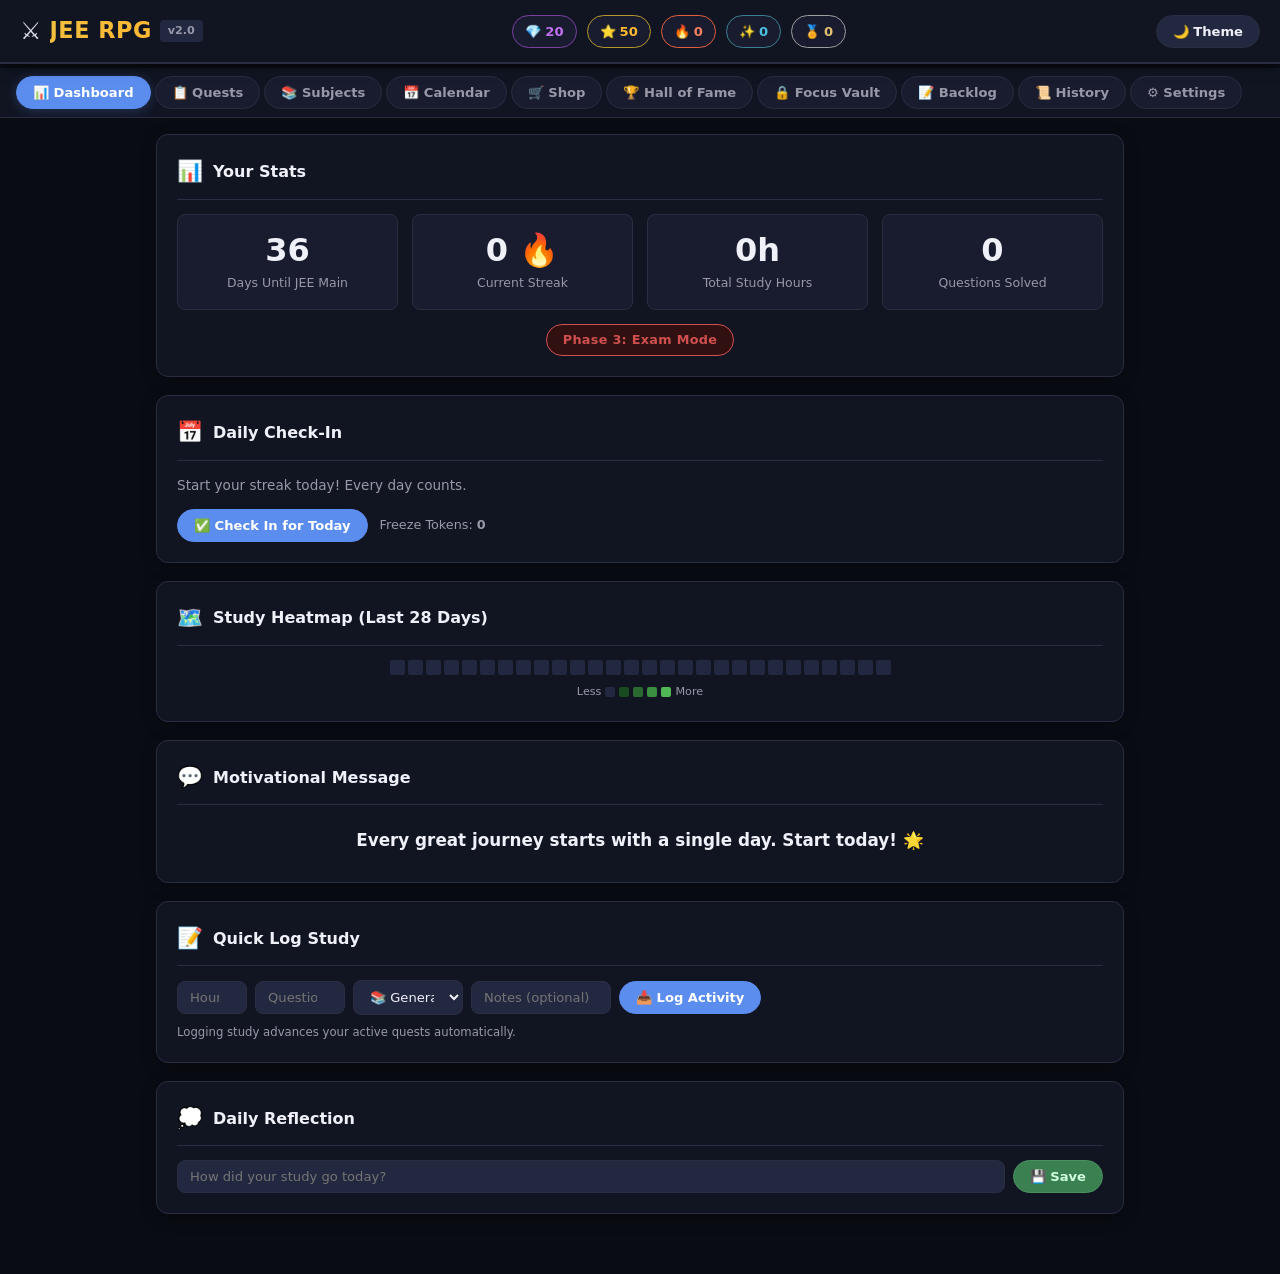
<file: index.html>
<!DOCTYPE html>
<html lang="en">
<head>
    <meta charset="UTF-8">
    <meta name="viewport" content="width=device-width, initial-scale=1.0">
    <title>JEE RPG — Productivity Operating System</title>
    <link rel="stylesheet" href="css.css">
</head>
<body data-theme="midnight-rpg">

    <!-- ==================== HEADER ==================== -->
    <header class="header">
        <div class="header-brand">
            <span class="header-logo">⚔️</span>
            <span class="header-title">JEE RPG</span>
            <span class="header-version">v2.0</span>
        </div>
        <div class="header-stats">
            <span class="stat-badge gems" id="headerGems">💎 <span>20</span></span>
            <span class="stat-badge stars" id="headerStars">⭐ <span>50</span></span>
            <span class="stat-badge streak" id="headerStreak">🔥 <span>0</span></span>
            <span class="stat-badge xp" id="headerXP">✨ <span>0</span></span>
            <span class="stat-badge reputation">🏅 <span id="headerReputation">0</span></span>
        </div>
        <div class="header-actions">
            <div class="theme-picker">
                <button class="btn btn-theme" id="themeToggleBtn" title="Change Theme">🌙 Theme</button>
                <div class="theme-dropdown" id="themeSwitcherDropdown"></div>
            </div>
        </div>
    </header>

    <!-- ==================== TAB NAVIGATION ==================== -->
    <nav class="tab-nav" id="tabNav">
        <button class="tab-btn active" data-tab="dashboard">📊 Dashboard</button>
        <button class="tab-btn" data-tab="quests">📋 Quests</button>
        <button class="tab-btn" data-tab="subjects">📚 Subjects</button>
        <button class="tab-btn" data-tab="calendar">📅 Calendar</button>
        <button class="tab-btn" data-tab="shop">🛒 Shop</button>
        <button class="tab-btn" data-tab="hall">🏆 Hall of Fame</button>
        <button class="tab-btn" data-tab="vault">🔒 Focus Vault</button>
        <button class="tab-btn" data-tab="backlog">📝 Backlog</button>
        <button class="tab-btn" data-tab="history">📜 History</button>
        <button class="tab-btn" data-tab="settings">⚙️ Settings</button>
    </nav>

    <!-- ==================== MAIN CONTENT ==================== -->
    <main class="main-content" id="mainContent">

        <!-- ===== DASHBOARD PANEL ===== -->
        <section class="tab-panel active" id="panel-dashboard">
            <div class="card card-stats">
                <div class="card-header"><span class="icon">📊</span> Your Stats</div>
                <div class="widget-row">
                    <div class="widget">
                        <div class="widget-value" id="countdownDisplay">210</div>
                        <div class="widget-label">Days Until JEE Main</div>
                    </div>
                    <div class="widget">
                        <div class="widget-value" id="streakDisplay">0 🔥</div>
                        <div class="widget-label">Current Streak</div>
                    </div>
                    <div class="widget">
                        <div class="widget-value" id="totalHoursDisplay">0h</div>
                        <div class="widget-label">Total Study Hours</div>
                    </div>
                    <div class="widget">
                        <div class="widget-value" id="questionsDisplay">0</div>
                        <div class="widget-label">Questions Solved</div>
                    </div>
                </div>
                <div class="phase-indicator">
                    <span class="phase-badge phase-1" id="phaseBadge">Phase 1: Foundation Recovery</span>
                </div>
            </div>

            <div class="card card-checkin">
                <div class="card-header"><span class="icon">📅</span> Daily Check-In</div>
                <p class="checkin-msg" id="checkinMsg">Start your streak today! Every day counts.</p>
                <div class="checkin-row">
                    <button class="btn primary btn-checkin" id="btnCheckIn">✅ Check In for Today</button>
                    <span class="freeze-info" id="freezeInfo">Freeze Tokens: <strong>0</strong></span>
                </div>
            </div>

            <div class="card card-heatmap">
                <div class="card-header"><span class="icon">🗺️</span> Study Heatmap (Last 28 Days)</div>
                <div class="heatmap" id="heatmapContainer"></div>
                <div class="heatmap-legend">
                    <span>Less</span>
                    <span class="legend-dot empty"></span>
                    <span class="legend-dot h1"></span>
                    <span class="legend-dot h2"></span>
                    <span class="legend-dot h3"></span>
                    <span class="legend-dot h4"></span>
                    <span>More</span>
                </div>
            </div>

            <div class="card card-motivation">
                <div class="card-header"><span class="icon">💬</span> Motivational Message</div>
                <p id="motivationalMsg">Every great journey starts with a single day. Start today!</p>
            </div>

            <div class="card card-log">
                <div class="card-header"><span class="icon">📝</span> Quick Log Study</div>
                <div class="log-row">
                    <input type="number" id="logHours" placeholder="Hours" min="0" max="12" step="0.5" class="input-field" style="width:70px;">
                    <input type="number" id="logQuestions" placeholder="Questions" min="0" max="500" step="1" class="input-field" style="width:90px;">
                    <select id="logSubject" class="input-field" style="width:110px;">
                        <option value="general">📚 General</option>
                        <option value="physics">⚛️ Physics</option>
                        <option value="chemistry">🧪 Chemistry</option>
                        <option value="math">📐 Math</option>
                    </select>
                    <input type="text" id="logNotes" placeholder="Notes (optional)" class="input-field" style="width:140px;">
                    <button class="btn primary" id="btnLogStudy">📥 Log Activity</button>
                </div>
                <p class="log-hint">Logging study advances your active quests automatically.</p>
            </div>

            <div class="card card-reflection">
                <div class="card-header"><span class="icon">💭</span> Daily Reflection</div>
                <div class="reflection-row">
                    <input type="text" id="reflectionInput" placeholder="How did your study go today?" class="input-field" style="flex:1;">
                    <button class="btn success" id="btnSaveReflection">💾 Save</button>
                </div>
            </div>
        </section>

        <!-- ===== QUESTS PANEL ===== -->
        <section class="tab-panel" id="panel-quests">
            <div class="card">
                <div class="card-header"><span class="icon">🔥</span> Daily Missions</div>
                <div id="dailyQuestsContainer"></div>
            </div>
            <div class="card">
                <div class="card-header"><span class="icon">🗡️</span> Weekly Missions</div>
                <div id="weeklyQuestsContainer"></div>
            </div>
            <div class="card">
                <div class="card-header"><span class="icon">👾</span> Boss Battles</div>
                <div id="bossQuestsContainer"></div>
            </div>
            <div class="card">
                <div class="card-header"><span class="icon">🔄</span> Recovery Quests</div>
                <div id="recoveryQuestsContainer"></div>
            </div>
            <div class="card card-completed">
                <div class="card-header"><span class="icon">✅</span> Recently Completed</div>
                <div id="completedQuestsContainer">
                    <p class="empty-state-text">Complete quests to see them here!</p>
                </div>
            </div>
        </section>

        <!-- ===== SUBJECTS PANEL ===== -->
        <section class="tab-panel" id="panel-subjects">
            <div class="card">
                <div class="card-header"><span class="icon">📚</span> Subject Progression</div>
                <p class="section-desc">Track your mastery in each subject. Earn XP by logging study sessions.</p>
                <div id="subjectsContainer"></div>
            </div>
        </section>

        <!-- ===== CALENDAR PANEL ===== -->
        <section class="tab-panel" id="panel-calendar">
            <div class="card">
                <div class="card-header">
                    <span class="icon">📅</span> Study Calendar
                    <div class="calendar-nav">
                        <button class="btn small" id="btnPrevMonth">◀</button>
                        <span id="calendarTitle" class="calendar-title-text">Loading...</span>
                        <button class="btn small" id="btnNextMonth">▶</button>
                    </div>
                </div>
                <div class="calendar-grid" id="calendarGrid"></div>
                <p class="calendar-summary" id="calendarSummary"></p>
            </div>
        </section>

        <!-- ===== SHOP PANEL ===== -->
        <section class="tab-panel" id="panel-shop">
            <div class="card">
                <div class="card-header"><span class="icon">🛒</span> Common Purchases (Breaks)</div>
                <div id="shopCommonContainer"></div>
            </div>
            <div class="card">
                <div class="card-header"><span class="icon">🎬</span> Entertainment</div>
                <div id="shopEntertainmentContainer"></div>
            </div>
            <div class="card">
                <div class="card-header"><span class="icon">⭐</span> Premium Rewards</div>
                <div id="shopPremiumContainer"></div>
            </div>
            <div class="card">
                <div class="card-header"><span class="icon">🛡️</span> Streak Protection</div>
                <p class="section-desc">Freeze Tokens protect your streak when you miss a day. Max 3 stored.</p>
                <div class="freeze-row">
                    <button class="btn gold" id="btnBuyFreeze">🛡️ Buy Freeze Token — 15 💎</button>
                    <span id="shopFreezeInfo">Tokens: 0</span>
                </div>
            </div>
        </section>

        <!-- ===== HALL OF FAME PANEL ===== -->
        <section class="tab-panel" id="panel-hall">
            <div class="card">
                <div class="card-header"><span class="icon">📚</span> Study Achievements</div>
                <div id="achStudyContainer"></div>
            </div>
            <div class="card">
                <div class="card-header"><span class="icon">📝</span> Test Achievements</div>
                <div id="achTestContainer"></div>
            </div>
            <div class="card">
                <div class="card-header"><span class="icon">🏆</span> Milestone Achievements</div>
                <div id="achMilestoneContainer"></div>
            </div>
            <div class="card">
                <div class="card-header"><span class="icon">🎖️</span> All Badges</div>
                <div class="badge-grid" id="badgesContainer"></div>
            </div>
            <div class="card">
                <div class="card-header"><span class="icon">🏅</span> Productivity Rank</div>
                <div id="rankDisplay"></div>
            </div>
        </section>

        <!-- ===== FOCUS VAULT PANEL ===== -->
        <section class="tab-panel" id="panel-vault">
            <div class="card">
                <div class="card-header"><span class="icon">🔒</span> Focus Safe (Study Vault)</div>
                <p class="section-desc">Lock in a study session. Earn <strong>1.5x bonus stars</strong> for completing timed sessions!</p>
                <div class="timer-display" id="timerDisplay">00:00</div>
                <div class="timer-controls">
                    <button class="btn primary timer-preset-btn" id="btnTimer30">30 min</button>
                    <button class="btn primary timer-preset-btn" id="btnTimer60">1 hour</button>
                    <button class="btn primary timer-preset-btn" id="btnTimer120">2 hours</button>
                    <button class="btn primary timer-preset-btn" id="btnTimer240">4 hours</button>
                    <button class="btn danger" id="btnTimerStop" style="display:none;">⏹ Stop</button>
                </div>
                <p class="timer-status" id="timerStatus">Select a duration to start a focused session.</p>
            </div>
            <div class="card">
                <div class="card-header"><span class="icon">🍅</span> Pomodoro Timer</div>
                <p class="section-desc">25-minute focused work sessions with automatic breaks.</p>
                <div class="timer-controls">
                    <button class="btn primary timer-preset-btn" id="btnPomodoro">🍅 25 min Work</button>
                    <button class="btn primary timer-preset-btn" id="btnPomodoro50">🍅 50 min Work</button>
                </div>
                <p class="pomodoro-stats">🍅 Pomodoros completed: <strong id="pomodoroCount">0</strong></p>
            </div>
            <div class="card">
                <div class="card-header"><span class="icon">🏅</span> Productivity Rank</div>
                <div id="rankDisplayVault"></div>
            </div>
        </section>

        <!-- ===== BACKLOG PANEL ===== -->
        <section class="tab-panel" id="panel-backlog">
            <div class="card">
                <div class="card-header"><span class="icon">📝</span> Backlog Tracker</div>
                <p class="section-desc">Track pending chapters, topics, and tasks. Mark them complete to earn XP!</p>
                <div class="backlog-add-row">
                    <input type="text" id="backlogNameInput" placeholder="Task name..." class="input-field" style="flex:1;">
                    <select id="backlogSubjectSelect" class="input-field" style="width:110px;">
                        <option value="general">📚 General</option>
                        <option value="physics">⚛️ Physics</option>
                        <option value="chemistry">🧪 Chemistry</option>
                        <option value="math">📐 Math</option>
                    </select>
                    <select id="backlogPrioritySelect" class="input-field" style="width:100px;">
                        <option value="medium">Medium</option>
                        <option value="high">High</option>
                        <option value="low">Low</option>
                    </select>
                    <button class="btn primary" id="btnAddBacklog">➕ Add</button>
                </div>
            </div>
            <div class="card">
                <div class="card-header"><span class="icon">📋</span> Backlog Items</div>
                <div id="backlogList"></div>
            </div>
        </section>

        <!-- ===== HISTORY PANEL ===== -->
        <section class="tab-panel" id="panel-history">
            <div class="card">
                <div class="card-header"><span class="icon">📜</span> Session History</div>
                <p class="session-stats" id="sessionStats"></p>
                <div id="sessionHistoryList"></div>
            </div>
            <div class="card">
                <div class="card-header"><span class="icon">📊</span> Weekly Reports</div>
                <div id="weeklyReportsList"></div>
            </div>
        </section>

        <!-- ===== SETTINGS PANEL ===== -->
        <section class="tab-panel" id="panel-settings">
            <div class="card">
                <div class="card-header"><span class="icon">⚙️</span> Data Management</div>
                <p class="section-desc">Export your progress to back it up, or import a previously saved state. You can also reset everything.</p>
                <div class="settings-actions">
                    <button class="btn primary" id="btnExport">📤 Export Save Data</button>
                    <button class="btn success" id="btnImportTrigger">📥 Import Save Data</button>
                    <button class="btn danger" id="btnReset">🗑️ Reset All Data</button>
                </div>
                <div class="settings-info-row">
                    <span class="settings-label">Auto-Save:</span>
                    <span class="settings-value success-text">✅ Active (every action saved to browser)</span>
                </div>
                <div class="settings-info-row">
                    <span class="settings-label">Storage Used:</span>
                    <span class="settings-value" id="storageSize">Calculating...</span>
                </div>
            </div>
            <div class="card">
                <div class="card-header"><span class="icon">📅</span> Exam Date Configuration</div>
                <div class="settings-row">
                    <label>JEE Main Date:</label>
                    <input type="date" id="examDateInput" class="input-field" style="width:auto;">
                    <button class="btn primary small" id="btnUpdateExamDate">Update</button>
                </div>
                <p class="settings-hint">Changing the exam date will recalculate your phase and countdown.</p>
            </div>
            <div class="card">
                <div class="card-header"><span class="icon">ℹ️</span> About JEE RPG</div>
                <p class="about-text">
                    <strong>JEE RPG Productivity Operating System</strong> v2.0<br><br>
                    A gamified study tracker designed for JEE aspirants.<br>
                    • Phase-based quests aligned with 7-month timeline<br>
                    • Earn gems 💎 & stars ⭐ through quests<br>
                    • Unlock achievements, badges, and ranks<br>
                    • Subject leveling system with XP progression<br>
                    • Focus Safe with bonus star multiplier<br>
                    • Pomodoro Timer with automatic breaks<br>
                    • Backlog tracker for pending tasks<br>
                    • Session history & weekly reports<br>
                    • Study calendar with heatmap visualization<br>
                    • Critical hit system for bonus XP<br>
                    • Combo system for consecutive subject study<br>
                    • All data stored locally in your browser<br>
                    • Export/Import to transfer between devices
                </p>
            </div>
        </section>
    </main>

    <!-- ==================== IMPORT MODAL ==================== -->
    <div class="modal-overlay" id="importModal" style="display:none;">
        <div class="modal">
            <h3>📥 Import Save Data</h3>
            <p class="modal-warning">
                Paste your previously exported save data below.<br>
                <strong class="danger-text">This will overwrite your current progress!</strong>
            </p>
            <textarea id="importDataText" placeholder="Paste your save data JSON here..."></textarea>
            <div class="modal-actions">
                <button class="btn" id="btnImportCancel">Cancel</button>
                <button class="btn success" id="btnImportConfirm">✅ Import Data</button>
            </div>
        </div>
    </div>

    <!-- ==================== TOAST CONTAINER ==================== -->
    <div class="toast-container" id="toastContainer"></div>

    <!-- ==================== SCRIPTS ==================== -->
    <script src="js.js"></script>
</body>
</html>
</file>
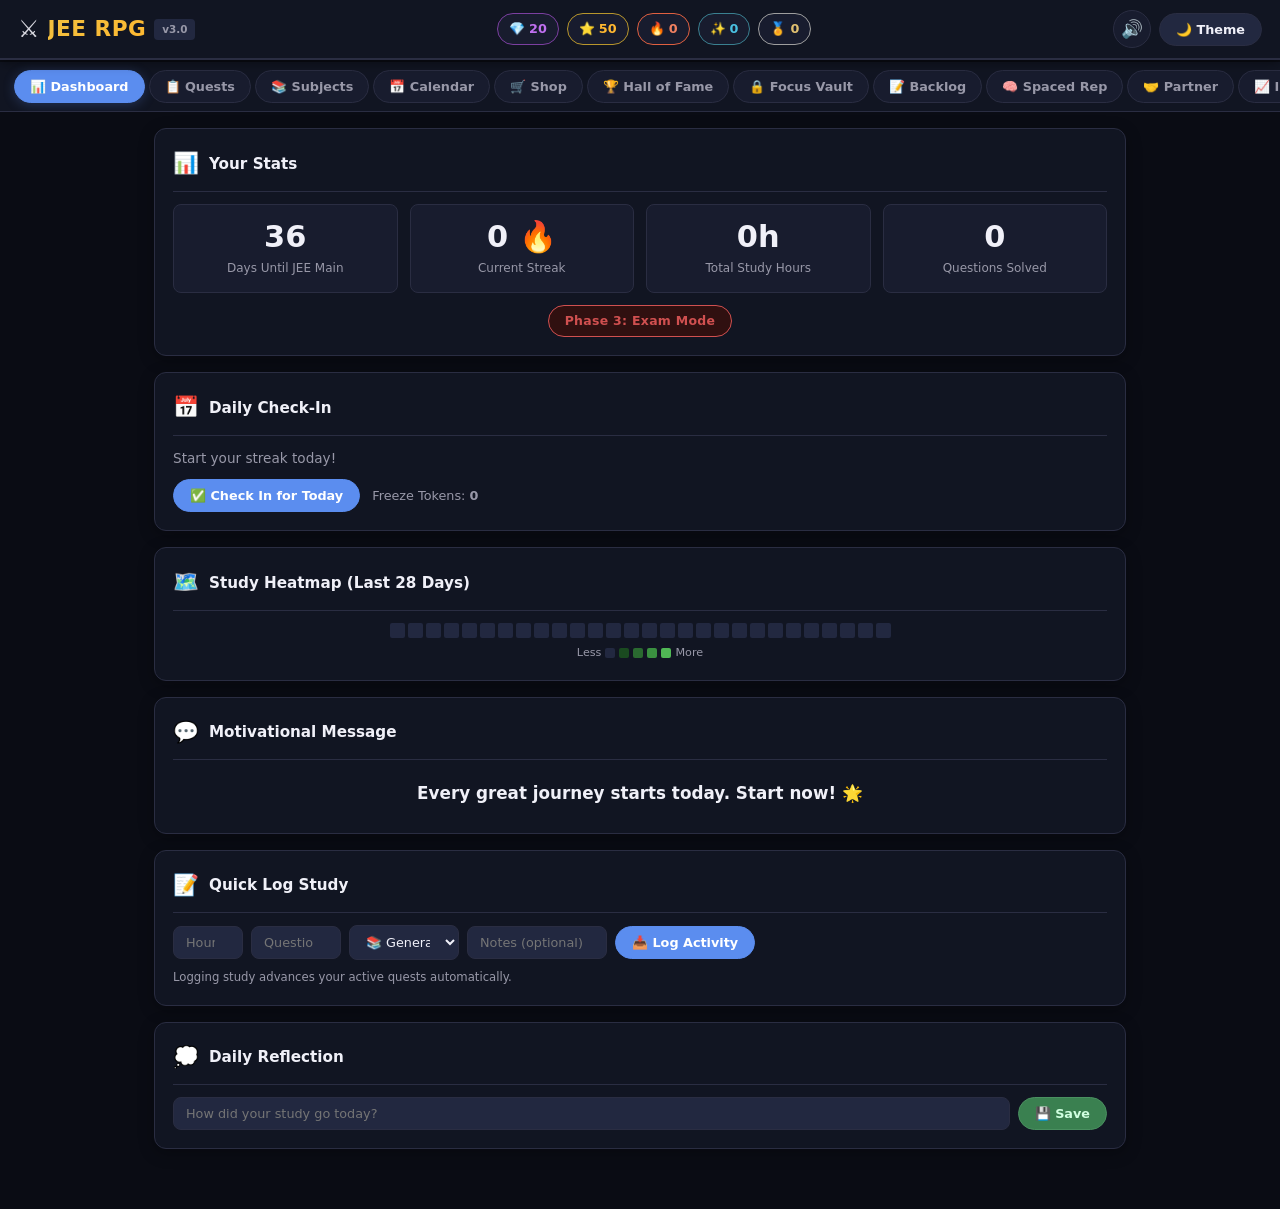
<file: v3/index.html>
<!DOCTYPE html>
<html lang="en">
<head>
    <meta charset="UTF-8">
    <meta name="viewport" content="width=device-width, initial-scale=1.0">
    <title>Sayed Mohammad Mujtaba</title>
    <link rel="stylesheet" href="css.css">
</head>
<body data-theme="midnight-rpg">

    <!-- ==================== AUDIO ENGINE (HIDDEN) ==================== -->
    <!-- Sound effects will be generated programmatically using AudioContext -->
    
    <!-- ==================== CONFETTI CANVAS (HIDDEN) ==================== -->
    <canvas id="confettiCanvas" style="position:fixed;top:0;left:0;width:100%;height:100%;pointer-events:none;z-index:9999;display:none;"></canvas>

    <!-- ==================== HEADER ==================== -->
    <header class="header">
        <div class="header-brand">
            <span class="header-logo">⚔️</span>
            <span class="header-title">JEE RPG</span>
            <span class="header-version">v3.0</span>
        </div>
        <div class="header-stats">
            <span class="stat-badge gems" id="headerGems">💎 <span>20</span></span>
            <span class="stat-badge stars" id="headerStars">⭐ <span>50</span></span>
            <span class="stat-badge streak" id="headerStreak">🔥 <span>0</span></span>
            <span class="stat-badge xp" id="headerXP">✨ <span>0</span></span>
            <span class="stat-badge reputation">🏅 <span id="headerReputation">0</span></span>
        </div>
        <div class="header-actions">
            <button class="btn-icon" id="btnMuteToggle" title="Toggle Sound">🔊</button>
            <div class="theme-picker">
                <button class="btn btn-theme" id="themeToggleBtn" title="Change Theme">🌙 Theme</button>
                <div class="theme-dropdown" id="themeSwitcherDropdown"></div>
            </div>
        </div>
    </header>

    <!-- ==================== TAB NAVIGATION ==================== -->
    <nav class="tab-nav" id="tabNav">
        <button class="tab-btn active" data-tab="dashboard">📊 Dashboard</button>
        <button class="tab-btn" data-tab="quests">📋 Quests</button>
        <button class="tab-btn" data-tab="subjects">📚 Subjects</button>
        <button class="tab-btn" data-tab="calendar">📅 Calendar</button>
        <button class="tab-btn" data-tab="shop">🛒 Shop</button>
        <button class="tab-btn" data-tab="hall">🏆 Hall of Fame</button>
        <button class="tab-btn" data-tab="vault">🔒 Focus Vault</button>
        <button class="tab-btn" data-tab="backlog">📝 Backlog</button>
        <button class="tab-btn" data-tab="spaced-rep">🧠 Spaced Rep</button>
        <button class="tab-btn" data-tab="partner">🤝 Partner</button>
        <button class="tab-btn" data-tab="insights">📈 Insights</button>
        <button class="tab-btn" data-tab="settings">⚙️ Settings</button>
    </nav>

    <!-- ==================== MAIN CONTENT ==================== -->
    <main class="main-content" id="mainContent">

        <!-- ===== DASHBOARD PANEL ===== -->
        <section class="tab-panel active" id="panel-dashboard">
            <div class="card card-stats">
                <div class="card-header"><span class="icon">📊</span> Your Stats</div>
                <div class="widget-row">
                    <div class="widget">
                        <div class="widget-value" id="countdownDisplay">210</div>
                        <div class="widget-label">Days Until JEE Main</div>
                    </div>
                    <div class="widget">
                        <div class="widget-value" id="streakDisplay">0 🔥</div>
                        <div class="widget-label">Current Streak</div>
                    </div>
                    <div class="widget">
                        <div class="widget-value" id="totalHoursDisplay">0h</div>
                        <div class="widget-label">Total Study Hours</div>
                    </div>
                    <div class="widget">
                        <div class="widget-value" id="questionsDisplay">0</div>
                        <div class="widget-label">Questions Solved</div>
                    </div>
                </div>
                <div class="phase-indicator">
                    <span class="phase-badge phase-1" id="phaseBadge">Phase 1: Foundation Recovery</span>
                </div>
            </div>

            <div class="card card-checkin">
                <div class="card-header"><span class="icon">📅</span> Daily Check-In</div>
                <p class="checkin-msg" id="checkinMsg">Start your streak today! Every day counts.</p>
                <div class="checkin-row">
                    <button class="btn primary btn-checkin" id="btnCheckIn">✅ Check In for Today</button>
                    <span class="freeze-info" id="freezeInfo">Freeze Tokens: <strong>0</strong></span>
                </div>
            </div>

            <div class="card card-heatmap">
                <div class="card-header"><span class="icon">🗺️</span> Study Heatmap (Last 28 Days)</div>
                <div class="heatmap" id="heatmapContainer"></div>
                <div class="heatmap-legend">
                    <span>Less</span>
                    <span class="legend-dot empty"></span>
                    <span class="legend-dot h1"></span>
                    <span class="legend-dot h2"></span>
                    <span class="legend-dot h3"></span>
                    <span class="legend-dot h4"></span>
                    <span>More</span>
                </div>
            </div>

            <div class="card card-motivation">
                <div class="card-header"><span class="icon">💬</span> Motivational Message</div>
                <p id="motivationalMsg">Every great journey starts with a single day. Start today!</p>
            </div>

            <div class="card card-log">
                <div class="card-header"><span class="icon">📝</span> Quick Log Study</div>
                <div class="log-row">
                    <input type="number" id="logHours" placeholder="Hours" min="0" max="12" step="0.5" class="input-field" style="width:70px;">
                    <input type="number" id="logQuestions" placeholder="Questions" min="0" max="500" step="1" class="input-field" style="width:90px;">
                    <select id="logSubject" class="input-field" style="width:110px;">
                        <option value="general">📚 General</option>
                        <option value="physics">⚛️ Physics</option>
                        <option value="chemistry">🧪 Chemistry</option>
                        <option value="math">📐 Math</option>
                    </select>
                    <input type="text" id="logNotes" placeholder="Notes (optional)" class="input-field" style="width:140px;">
                    <button class="btn primary" id="btnLogStudy">📥 Log Activity</button>
                </div>
                <p class="log-hint">Logging study advances your active quests automatically.</p>
            </div>

            <div class="card card-reflection">
                <div class="card-header"><span class="icon">💭</span> Daily Reflection</div>
                <div class="reflection-row">
                    <input type="text" id="reflectionInput" placeholder="How did your study go today?" class="input-field" style="flex:1;">
                    <button class="btn success" id="btnSaveReflection">💾 Save</button>
                </div>
            </div>
        </section>

        <!-- ===== QUESTS PANEL ===== -->
        <section class="tab-panel" id="panel-quests">
            <div class="card">
                <div class="card-header"><span class="icon">🔥</span> Daily Missions</div>
                <div id="dailyQuestsContainer"></div>
            </div>
            <div class="card">
                <div class="card-header"><span class="icon">🗡️</span> Weekly Missions</div>
                <div id="weeklyQuestsContainer"></div>
            </div>
            <div class="card">
                <div class="card-header"><span class="icon">👾</span> Boss Battles</div>
                <div id="bossQuestsContainer"></div>
            </div>
            <div class="card">
                <div class="card-header"><span class="icon">🔄</span> Recovery Quests</div>
                <div id="recoveryQuestsContainer"></div>
            </div>
            <div class="card card-completed">
                <div class="card-header"><span class="icon">✅</span> Recently Completed</div>
                <div id="completedQuestsContainer">
                    <p class="empty-state-text">Complete quests to see them here!</p>
                </div>
            </div>
        </section>

        <!-- ===== SUBJECTS PANEL ===== -->
        <section class="tab-panel" id="panel-subjects">
            <div class="card">
                <div class="card-header"><span class="icon">📚</span> Subject Progression</div>
                <p class="section-desc">Track your mastery in each subject. Earn XP by logging study sessions.</p>
                <div id="subjectsContainer"></div>
            </div>
        </section>

        <!-- ===== CALENDAR PANEL ===== -->
        <section class="tab-panel" id="panel-calendar">
            <div class="card">
                <div class="card-header">
                    <span class="icon">📅</span> Study Calendar
                    <div class="calendar-nav">
                        <button class="btn small" id="btnPrevMonth">◀</button>
                        <span id="calendarTitle" class="calendar-title-text">Loading...</span>
                        <button class="btn small" id="btnNextMonth">▶</button>
                    </div>
                </div>
                <div class="calendar-grid" id="calendarGrid"></div>
                <p class="calendar-summary" id="calendarSummary"></p>
            </div>
        </section>

        <!-- ===== SHOP PANEL ===== -->
        <section class="tab-panel" id="panel-shop">
            <div class="card">
                <div class="card-header"><span class="icon">🛒</span> Common Purchases (Breaks)</div>
                <div id="shopCommonContainer"></div>
            </div>
            <div class="card">
                <div class="card-header"><span class="icon">🎬</span> Entertainment</div>
                <div id="shopEntertainmentContainer"></div>
            </div>
            <div class="card">
                <div class="card-header"><span class="icon">⭐</span> Premium Rewards</div>
                <div id="shopPremiumContainer"></div>
            </div>
            <div class="card">
                <div class="card-header"><span class="icon">🛡️</span> Streak Protection</div>
                <p class="section-desc">Freeze Tokens protect your streak when you miss a day. Max 3 stored.</p>
                <div class="freeze-row">
                    <button class="btn gold" id="btnBuyFreeze">🛡️ Buy Freeze Token — 15 💎</button>
                    <span id="shopFreezeInfo">Tokens: 0</span>
                </div>
            </div>
        </section>

        <!-- ===== HALL OF FAME PANEL ===== -->
        <section class="tab-panel" id="panel-hall">
            <div class="card">
                <div class="card-header"><span class="icon">📚</span> Study Achievements</div>
                <div id="achStudyContainer"></div>
            </div>
            <div class="card">
                <div class="card-header"><span class="icon">📝</span> Test Achievements</div>
                <div id="achTestContainer"></div>
            </div>
            <div class="card">
                <div class="card-header"><span class="icon">🏆</span> Milestone Achievements</div>
                <div id="achMilestoneContainer"></div>
            </div>
            <div class="card">
                <div class="card-header"><span class="icon">🎖️</span> All Badges</div>
                <div class="badge-grid" id="badgesContainer"></div>
            </div>
            <div class="card" id="badgeOfTheDayCard">
                <div class="card-header"><span class="icon">🌟</span> Badge of the Day</div>
                <div id="badgeOfTheDayContainer">
                    <p class="empty-state-text">Complete more achievements to unlock the Badge of the Day!</p>
                </div>
            </div>
            <div class="card">
                <div class="card-header"><span class="icon">🏅</span> Productivity Rank</div>
                <div id="rankDisplay"></div>
            </div>
        </section>

        <!-- ===== FOCUS VAULT PANEL ===== -->
        <section class="tab-panel" id="panel-vault">
            <div class="card">
                <div class="card-header"><span class="icon">🔒</span> Focus Safe (Study Vault)</div>
                <p class="section-desc">Lock in a study session. Earn <strong>1.5x bonus stars</strong> for completing timed sessions!</p>
                <div class="timer-display" id="timerDisplay">00:00</div>
                <div class="timer-controls">
                    <button class="btn primary timer-preset-btn" id="btnTimer30">30 min</button>
                    <button class="btn primary timer-preset-btn" id="btnTimer60">1 hour</button>
                    <button class="btn primary timer-preset-btn" id="btnTimer120">2 hours</button>
                    <button class="btn primary timer-preset-btn" id="btnTimer240">4 hours</button>
                    <button class="btn danger" id="btnTimerStop" style="display:none;">⏹ Stop</button>
                </div>
                <p class="timer-status" id="timerStatus">Select a duration to start a focused session.</p>
            </div>
            <div class="card">
                <div class="card-header"><span class="icon">🍅</span> Pomodoro Timer</div>
                <p class="section-desc">25-minute focused work sessions with automatic breaks.</p>
                <div class="timer-controls">
                    <button class="btn primary timer-preset-btn" id="btnPomodoro">🍅 25 min Work</button>
                    <button class="btn primary timer-preset-btn" id="btnPomodoro50">🍅 50 min Work</button>
                </div>
                <p class="pomodoro-stats">🍅 Pomodoros completed: <strong id="pomodoroCount">0</strong></p>
            </div>
            <div class="card">
                <div class="card-header"><span class="icon">🏅</span> Productivity Rank</div>
                <div id="rankDisplayVault"></div>
            </div>
        </section>

        <!-- ===== BACKLOG PANEL ===== -->
        <section class="tab-panel" id="panel-backlog">
            <div class="card">
                <div class="card-header"><span class="icon">📝</span> Backlog Tracker</div>
                <p class="section-desc">Track pending chapters, topics, and tasks. Mark them complete to earn XP!</p>
                <div class="backlog-add-row">
                    <input type="text" id="backlogNameInput" placeholder="Task name..." class="input-field" style="flex:1;">
                    <select id="backlogSubjectSelect" class="input-field" style="width:110px;">
                        <option value="general">📚 General</option>
                        <option value="physics">⚛️ Physics</option>
                        <option value="chemistry">🧪 Chemistry</option>
                        <option value="math">📐 Math</option>
                    </select>
                    <select id="backlogPrioritySelect" class="input-field" style="width:100px;">
                        <option value="medium">Medium</option>
                        <option value="high">High</option>
                        <option value="low">Low</option>
                    </select>
                    <button class="btn primary" id="btnAddBacklog">➕ Add</button>
                </div>
            </div>
            <div class="card">
                <div class="card-header"><span class="icon">📋</span> Backlog Items</div>
                <div id="backlogList"></div>
            </div>
        </section>

        <!-- ===== SPACED REPETITION PANEL ===== -->
        <section class="tab-panel" id="panel-spaced-rep">
            <div class="card">
                <div class="card-header"><span class="icon">🧠</span> Spaced Repetition Queue</div>
                <p class="section-desc">Your intelligent review schedule. Complete reviews on time to earn bonus XP!</p>
                <div class="overdue-alert" id="overdueAlert" style="display:none;">
                    ⚠️ You have <strong id="overdueCount">0</strong> overdue review(s)! Complete them to avoid a penalty.
                </div>
                <div id="spacedRepList">
                    <p class="empty-state-text">No reviews scheduled yet. Complete backlog items to add them here!</p>
                </div>
            </div>
        </section>

        <!-- ===== PARTNER PANEL ===== -->
        <section class="tab-panel" id="panel-partner">
            <div class="card">
                <div class="card-header"><span class="icon">🤝</span> Study Partner (Manual Sync)</div>
                <p class="section-desc">
                    This works by manually sharing progress files. 
                    <strong>You → Export Partner Data</strong> and send the file. 
                    <strong>Partner → Imports it here.</strong>
                </p>
                <div class="partner-setup" id="partnerSetup">
                    <div class="partner-code-display">
                        <label>Your Share Code:</label>
                        <div class="share-code-box">
                            <code id="myShareCode">Generating...</code>
                            <button class="btn small" id="btnCopyCode">📋 Copy</button>
                        </div>
                    </div>
                    <div class="partner-actions-row">
                        <button class="btn primary" id="btnExportPartnerData">📤 Export My Progress for Partner</button>
                        <button class="btn success" id="btnImportPartnerTrigger">📥 Import Partner's Progress</button>
                    </div>
                </div>
                <div class="partner-status" id="partnerStatus">
                    <p id="partnerStatusText">No partner data imported yet. Import their file to see comparison!</p>
                </div>
            </div>

            <!-- Partner Comparison Card (Hidden until data is imported) -->
            <div class="card" id="partnerComparisonCard" style="display:none;">
                <div class="card-header"><span class="icon">📊</span> Daily Comparison</div>
                <div class="partner-comparison" id="partnerComparison">
                    <div class="partner-col">
                        <h4>🙋 You</h4>
                        <div class="partner-stat">⏰ <span id="partnerYouHours">0</span>h today</div>
                        <div class="partner-stat">✏️ <span id="partnerYouQuestions">0</span> questions</div>
                        <div class="partner-stat">🔥 <span id="partnerYouStreak">0</span>-day streak</div>
                    </div>
                    <div class="partner-vs">VS</div>
                    <div class="partner-col">
                        <h4>🤝 Partner</h4>
                        <div class="partner-stat">⏰ <span id="partnerTheyHours">0</span>h today</div>
                        <div class="partner-stat">✏️ <span id="partnerTheyQuestions">0</span> questions</div>
                        <div class="partner-stat">🔥 <span id="partnerTheyStreak">0</span>-day streak</div>
                    </div>
                </div>
            </div>
        </section>

        <!-- Partner Import Modal -->
        <div class="modal-overlay" id="partnerImportModal" style="display:none;">
            <div class="modal">
                <h3>📥 Import Partner's Progress</h3>
                <p class="modal-warning">Paste the file your partner sent you to see their progress.</p>
                <textarea id="partnerImportDataText" placeholder="Paste your partner's save data JSON here..."></textarea>
                <div class="modal-actions">
                    <button class="btn" id="btnPartnerImportCancel">Cancel</button>
                    <button class="btn success" id="btnPartnerImportConfirm">✅ Compare with Partner</button>
                </div>
            </div>
        </div>

        <!-- ===== INSIGHTS PANEL ===== -->
        <section class="tab-panel" id="panel-insights">
            <div class="card">
                <div class="card-header"><span class="icon">📈</span> Weekly Study Chart</div>
                <div class="chart-container">
                    <svg id="weeklyChart" viewBox="0 0 600 200" preserveAspectRatio="xMidYMid meet"></svg>
                </div>
                <div id="chartSummary" class="chart-summary-text"></div>
            </div>
            <div class="card">
                <div class="card-header"><span class="icon">🔍</span> Performance Insights</div>
                <div id="insightsContent">
                    <p class="empty-state-text">Log more study sessions to see insights!</p>
                </div>
            </div>
            <div class="card">
                <div class="card-header"><span class="icon">📊</span> Weekly Report</div>
                <div id="weeklyReportsList"></div>
            </div>
        </section>

        <!-- ===== SETTINGS PANEL ===== -->
        <section class="tab-panel" id="panel-settings">
            <div class="card">
                <div class="card-header"><span class="icon">⚙️</span> Data Management</div>
                <p class="section-desc">Export your progress to back it up, or import a previously saved state. You can also reset everything.</p>
                <div class="settings-actions">
                    <button class="btn primary" id="btnExport">📤 Export Save Data</button>
                    <button class="btn success" id="btnImportTrigger">📥 Import Save Data</button>
                    <button class="btn danger" id="btnReset">🗑️ Reset All Data</button>
                </div>
                <div class="settings-info-row">
                    <span class="settings-label">Auto-Save:</span>
                    <span class="settings-value success-text">✅ Active (every action saved to browser)</span>
                </div>
                <div class="settings-info-row">
                    <span class="settings-label">Storage Used:</span>
                    <span class="settings-value" id="storageSize">Calculating...</span>
                </div>
                <div class="settings-info-row">
                    <span class="settings-label">Sound Effects:</span>
                    <span class="settings-value" id="soundStatus">Enabled</span>
                </div>
            </div>
            <div class="card">
                <div class="card-header"><span class="icon">📅</span> Exam Date Configuration</div>
                <div class="settings-row">
                    <label>JEE Main Date:</label>
                    <input type="date" id="examDateInput" class="input-field" style="width:auto;">
                    <button class="btn primary small" id="btnUpdateExamDate">Update</button>
                </div>
                <p class="settings-hint">Changing the exam date will recalculate your phase and countdown.</p>
            </div>
            <div class="card">
                <div class="card-header"><span class="icon">ℹ️</span> About JEE RPG</div>
                <p class="about-text">
                    <strong>JEE RPG Productivity Operating System</strong> v3.0<br><br>
                    A gamified study tracker designed for JEE aspirants.<br>
                    • Phase-based quests aligned with exam timeline<br>
                    • Earn gems 💎 & stars ⭐ through quests<br>
                    • Unlock achievements, badges, and ranks<br>
                    • Subject leveling system with XP progression<br>
                    • Focus Safe with bonus star multiplier<br>
                    • Pomodoro Timer with automatic breaks<br>
                    • Backlog tracker for pending tasks<br>
                    • <strong>Spaced Repetition queue (NEW!)</strong><br>
                    • <strong>Study Partner system (NEW!)</strong><br>
                    • <strong>Weekly Insights & Charts (NEW!)</strong><br>
                    • <strong>Sound effects & celebrations (NEW!)</strong><br>
                    • Session history & weekly reports<br>
                    • Study calendar with heatmap visualization<br>
                    • Critical hit system for bonus XP<br>
                    • Combo system for consecutive subject study<br>
                    • All data stored locally in your browser<br>
                    • Export/Import to transfer between devices
                </p>
            </div>
        </section>
    </main>

    <!-- ==================== IMPORT MODAL ==================== -->
    <div class="modal-overlay" id="importModal" style="display:none;">
        <div class="modal">
            <h3>📥 Import Save Data</h3>
            <p class="modal-warning">
                Paste your previously exported save data below.<br>
                <strong class="danger-text">This will overwrite your current progress!</strong>
            </p>
            <textarea id="importDataText" placeholder="Paste your save data JSON here..."></textarea>
            <div class="modal-actions">
                <button class="btn" id="btnImportCancel">Cancel</button>
                <button class="btn success" id="btnImportConfirm">✅ Import Data</button>
            </div>
        </div>
    </div>

    <!-- ==================== BADGE UNLOCK MODAL ==================== -->
    <div class="modal-overlay" id="badgeUnlockModal" style="display:none;">
        <div class="modal badge-unlock-modal">
            <div class="badge-unlock-icon" id="badgeUnlockIcon">🎖️</div>
            <h2 id="badgeUnlockTitle">Badge Unlocked!</h2>
            <p id="badgeUnlockDesc"></p>
            <button class="btn primary" id="btnBadgeUnlockClose">Awesome!</button>
        </div>
    </div>

    <!-- ==================== TOAST CONTAINER ==================== -->
    <div class="toast-container" id="toastContainer"></div>

    <!-- ==================== SCRIPTS ==================== -->
    <script src="js.js"></script>
</body>
</html>
</file>
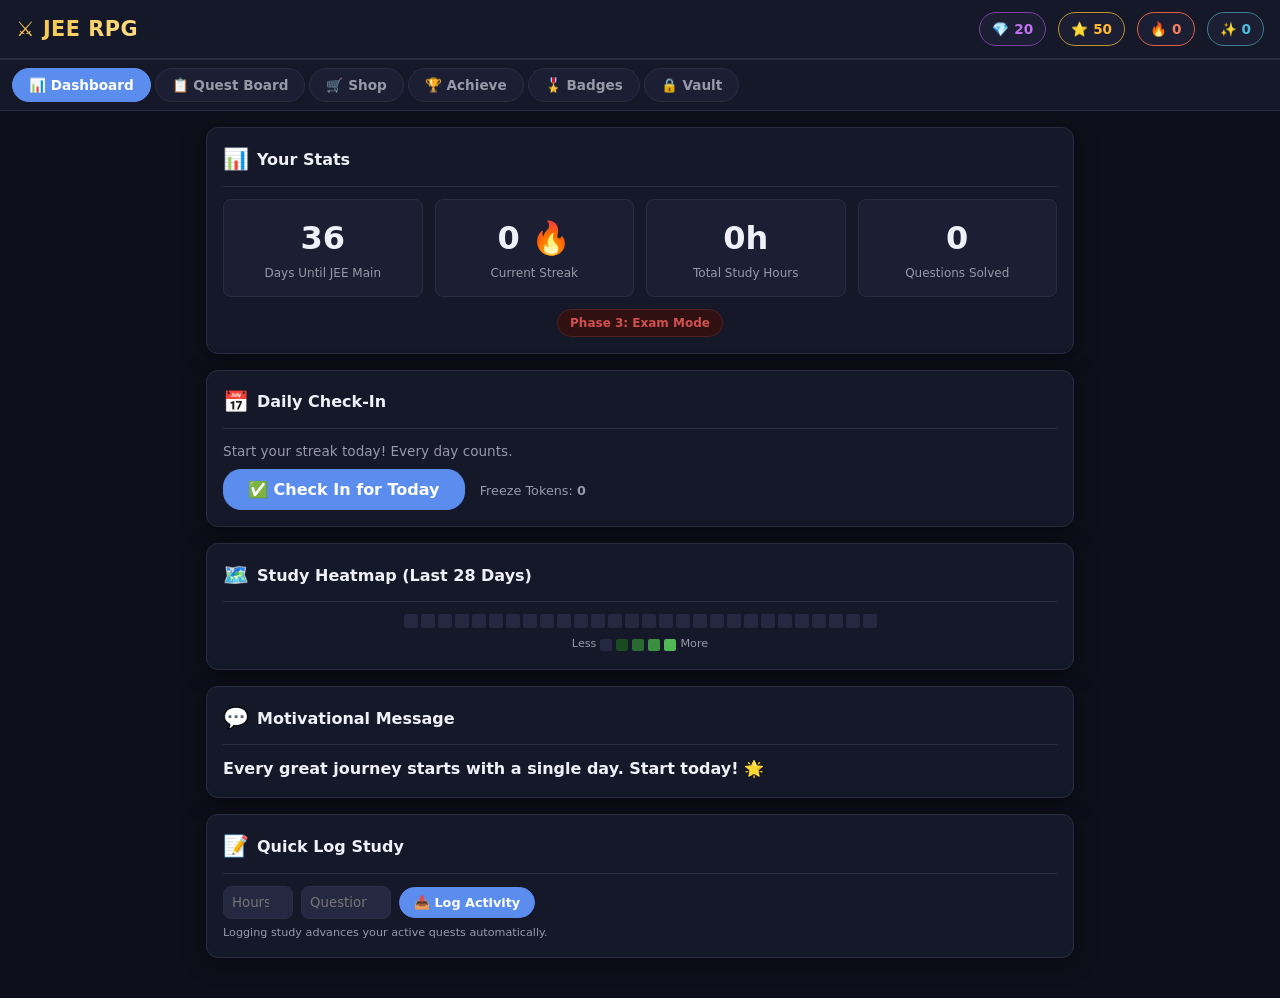
<file: game.html>
<!DOCTYPE html>
<html lang="en">
<head>
    <meta charset="UTF-8">
    <meta name="viewport" content="width=device-width, initial-scale=1.0">
    <title>JEE RPG - Productivity System</title>
    <style>
        :root {
            --bg: #0d0f1a;
            --surface: #151829;
            --surface2: #1c1f33;
            --surface3: #242840;
            --gold: #f0c040;
            --gold-dim: #b8962c;
            --gem: #c070f0;
            --gem-dim: #7b3fa0;
            --star: #ffb830;
            --xp: #4ac0e0;
            --text: #d8d8e0;
            --text-dim: #9898a8;
            --text-bright: #f0f0f8;
            --danger: #e05555;
            --success: #55c070;
            --border: #2a2d42;
            --accent: #5b8def;
            --phase1: #e09050;
            --phase2: #e06090;
            --phase3: #d05050;
            --radius: 12px;
            --radius-sm: 8px;
            --transition: 0.2s ease;
            --font: 'Segoe UI', system-ui, -apple-system, sans-serif;
            --shadow: 0 4px 24px rgba(0, 0, 0, 0.4);
        }

        * {
            margin: 0;
            padding: 0;
            box-sizing: border-box;
        }

        body {
            background: var(--bg);
            color: var(--text);
            font-family: var(--font);
            min-height: 100vh;
            line-height: 1.5;
            -webkit-tap-highlight-color: transparent;
            user-select: none;
            -webkit-user-select: none;
        }

        /* Scrollbar */
        ::-webkit-scrollbar {
            width: 6px;
            height: 6px;
        }
        ::-webkit-scrollbar-track {
            background: var(--bg);
        }
        ::-webkit-scrollbar-thumb {
            background: var(--surface3);
            border-radius: 3px;
        }

        /* Header */
        .header {
            background: var(--surface);
            border-bottom: 2px solid var(--border);
            padding: 12px 16px;
            position: sticky;
            top: 0;
            z-index: 100;
            display: flex;
            align-items: center;
            justify-content: space-between;
            flex-wrap: wrap;
            gap: 8px;
        }
        .header-title {
            font-size: 1.3rem;
            font-weight: 800;
            letter-spacing: 0.5px;
            background: linear-gradient(135deg, var(--gold), #ffe08a);
            -webkit-background-clip: text;
            -webkit-text-fill-color: transparent;
            background-clip: text;
        }
        .header-stats {
            display: flex;
            gap: 12px;
            font-size: 0.9rem;
            font-weight: 600;
            flex-wrap: wrap;
        }
        .stat-badge {
            background: var(--surface2);
            border: 1px solid var(--border);
            padding: 6px 12px;
            border-radius: 20px;
            display: flex;
            align-items: center;
            gap: 5px;
            white-space: nowrap;
            font-size: 0.85rem;
        }
        .stat-badge.gems {
            border-color: var(--gem-dim);
            color: var(--gem);
        }
        .stat-badge.stars {
            border-color: var(--gold-dim);
            color: var(--star);
        }
        .stat-badge.streak {
            border-color: #e06040;
            color: #f08060;
        }
        .stat-badge.xp {
            border-color: #3a8090;
            color: var(--xp);
        }

        /* Tab Navigation */
        .tab-nav {
            display: flex;
            gap: 4px;
            padding: 8px 12px;
            background: var(--surface);
            border-bottom: 1px solid var(--border);
            overflow-x: auto;
            position: sticky;
            top: 56px;
            z-index: 99;
            scrollbar-width: none;
        }
        .tab-nav::-webkit-scrollbar {
            display: none;
        }
        .tab-btn {
            padding: 8px 16px;
            border-radius: 20px;
            border: 1px solid var(--border);
            background: var(--surface2);
            color: var(--text-dim);
            cursor: pointer;
            font-size: 0.85rem;
            font-weight: 600;
            white-space: nowrap;
            transition: var(--transition);
            font-family: var(--font);
        }
        .tab-btn:hover {
            border-color: var(--accent);
            color: var(--text-bright);
        }
        .tab-btn.active {
            background: var(--accent);
            border-color: var(--accent);
            color: #fff;
        }

        /* Main Content */
        .main-content {
            max-width: 900px;
            margin: 0 auto;
            padding: 16px;
            display: flex;
            flex-direction: column;
            gap: 16px;
            padding-bottom: 40px;
        }
        .tab-panel {
            display: none;
            flex-direction: column;
            gap: 16px;
        }
        .tab-panel.active {
            display: flex;
        }

        /* Cards */
        .card {
            background: var(--surface);
            border: 1px solid var(--border);
            border-radius: var(--radius);
            padding: 16px;
            box-shadow: var(--shadow);
        }
        .card-header {
            display: flex;
            align-items: center;
            gap: 8px;
            margin-bottom: 12px;
            font-weight: 700;
            font-size: 1rem;
            color: var(--text-bright);
            border-bottom: 1px solid var(--border);
            padding-bottom: 10px;
        }
        .card-header .icon {
            font-size: 1.3rem;
        }

        /* Quest Items */
        .quest-item {
            background: var(--surface2);
            border: 1px solid var(--border);
            border-radius: var(--radius-sm);
            padding: 12px 14px;
            margin-bottom: 8px;
            display: flex;
            align-items: center;
            gap: 10px;
            flex-wrap: wrap;
            transition: var(--transition);
            cursor: default;
        }
        .quest-item:hover {
            border-color: #4a4d62;
        }
        .quest-item.completed {
            opacity: 0.7;
            border-color: var(--success);
            background: #152520;
        }
        .quest-item.locked {
            opacity: 0.5;
            filter: grayscale(30%);
        }
        .quest-icon {
            font-size: 1.5rem;
            flex-shrink: 0;
        }
        .quest-info {
            flex: 1;
            min-width: 140px;
        }
        .quest-name {
            font-weight: 700;
            font-size: 0.9rem;
            color: var(--text-bright);
        }
        .quest-desc {
            font-size: 0.75rem;
            color: var(--text-dim);
        }
        .quest-progress-bar {
            width: 80px;
            height: 8px;
            background: var(--surface3);
            border-radius: 4px;
            overflow: hidden;
            flex-shrink: 0;
        }
        .quest-progress-fill {
            height: 100%;
            background: linear-gradient(90deg, var(--accent), #7bb0ff);
            border-radius: 4px;
            transition: width 0.3s ease;
        }
        .quest-progress-fill.completed-fill {
            background: linear-gradient(90deg, var(--success), #70e090);
        }
        .quest-reward {
            font-weight: 700;
            font-size: 0.8rem;
            color: var(--gem);
            flex-shrink: 0;
            min-width: 40px;
            text-align: right;
        }
        .quest-actions {
            display: flex;
            gap: 6px;
            flex-shrink: 0;
        }
        .btn {
            padding: 7px 14px;
            border-radius: 18px;
            border: 1px solid var(--border);
            background: var(--surface3);
            color: var(--text-bright);
            cursor: pointer;
            font-size: 0.8rem;
            font-weight: 600;
            transition: var(--transition);
            font-family: var(--font);
            white-space: nowrap;
        }
        .btn:hover {
            background: #303550;
            border-color: #5a5d78;
        }
        .btn.primary {
            background: var(--accent);
            border-color: var(--accent);
            color: #fff;
        }
        .btn.primary:hover {
            background: #6ea0f8;
        }
        .btn.success {
            background: #3a8050;
            border-color: #4a9060;
            color: #d0ffe0;
        }
        .btn.danger {
            background: #703030;
            border-color: #804040;
            color: #ffd0d0;
        }
        .btn.gold {
            background: #5a4020;
            border-color: #8a6030;
            color: #ffe0a0;
        }
        .btn.small {
            padding: 4px 10px;
            font-size: 0.7rem;
            border-radius: 12px;
        }

        /* Shop items */
        .shop-item {
            background: var(--surface2);
            border: 1px solid var(--border);
            border-radius: var(--radius-sm);
            padding: 12px 14px;
            margin-bottom: 8px;
            display: flex;
            align-items: center;
            gap: 10px;
            flex-wrap: wrap;
        }
        .shop-cost {
            background: #3a2a10;
            color: var(--star);
            padding: 5px 10px;
            border-radius: 14px;
            font-weight: 700;
            font-size: 0.8rem;
            white-space: nowrap;
        }

        /* Badge grid */
        .badge-grid {
            display: grid;
            grid-template-columns: repeat(auto-fill, minmax(100px, 1fr));
            gap: 10px;
        }
        .badge-item {
            background: var(--surface2);
            border: 1px solid var(--border);
            border-radius: var(--radius-sm);
            padding: 12px 8px;
            text-align: center;
            transition: var(--transition);
        }
        .badge-item.earned {
            border-color: var(--gold-dim);
            background: #1a1a10;
        }
        .badge-item.locked-badge {
            opacity: 0.45;
            filter: grayscale(60%);
        }
        .badge-icon {
            font-size: 2rem;
        }
        .badge-name {
            font-weight: 600;
            font-size: 0.7rem;
            margin-top: 4px;
            color: var(--text-bright);
        }

        /* Achievement */
        .ach-item {
            background: var(--surface2);
            border: 1px solid var(--border);
            border-radius: var(--radius-sm);
            padding: 10px 14px;
            margin-bottom: 6px;
            display: flex;
            align-items: center;
            gap: 10px;
            flex-wrap: wrap;
        }
        .ach-item.earned {
            border-color: var(--gem-dim);
            background: #1a1025;
        }

        /* Dashboard widgets */
        .widget-row {
            display: grid;
            grid-template-columns: repeat(auto-fit, minmax(180px, 1fr));
            gap: 12px;
        }
        .widget {
            background: var(--surface2);
            border: 1px solid var(--border);
            border-radius: var(--radius-sm);
            padding: 14px;
            text-align: center;
        }
        .widget-value {
            font-size: 2rem;
            font-weight: 800;
            color: var(--text-bright);
        }
        .widget-label {
            font-size: 0.75rem;
            color: var(--text-dim);
            margin-top: 2px;
        }
        .countdown-urgent {
            color: #ff6060 !important;
            animation: pulse 1.5s ease-in-out infinite;
        }
        @keyframes pulse {
            0%,
            100% {
                opacity: 1;
            }
            50% {
                opacity: 0.6;
            }
        }

        /* Heatmap */
        .heatmap {
            display: flex;
            gap: 3px;
            flex-wrap: wrap;
            justify-content: center;
        }
        .heatmap-cell {
            width: 14px;
            height: 14px;
            border-radius: 2px;
            background: var(--surface3);
            transition: var(--transition);
        }
        .heatmap-cell.h1 {
            background: #1a4a20;
        }
        .heatmap-cell.h2 {
            background: #2a6a30;
        }
        .heatmap-cell.h3 {
            background: #3a9040;
        }
        .heatmap-cell.h4 {
            background: #50b855;
        }

        /* Toast */
        .toast-container {
            position: fixed;
            top: 16px;
            right: 16px;
            z-index: 999;
            display: flex;
            flex-direction: column;
            gap: 8px;
            pointer-events: none;
        }
        .toast {
            background: var(--surface);
            border: 1px solid var(--gold-dim);
            border-radius: var(--radius-sm);
            padding: 10px 16px;
            color: var(--text-bright);
            font-weight: 600;
            font-size: 0.85rem;
            box-shadow: 0 8px 24px rgba(0, 0, 0, 0.5);
            animation: slideIn 0.35s ease, fadeOut 0.4s 2.5s ease forwards;
            pointer-events: auto;
        }
        @keyframes slideIn {
            from {
                transform: translateX(120%);
                opacity: 0;
            }
            to {
                transform: translateX(0);
                opacity: 1;
            }
        }
        @keyframes fadeOut {
            to {
                opacity: 0;
                transform: translateY(-10px);
            }
        }

        /* Timer */
        .timer-display {
            font-size: 3rem;
            font-weight: 800;
            text-align: center;
            font-variant-numeric: tabular-nums;
            font-family: 'Courier New', monospace;
            color: var(--text-bright);
        }
        .timer-controls {
            display: flex;
            gap: 8px;
            justify-content: center;
            flex-wrap: wrap;
        }

        /* Phase indicator */
        .phase-badge {
            display: inline-block;
            padding: 4px 12px;
            border-radius: 14px;
            font-weight: 700;
            font-size: 0.75rem;
        }
        .phase-1 {
            background: #3a2010;
            color: var(--phase1);
            border: 1px solid #5a3020;
        }
        .phase-2 {
            background: #301020;
            color: var(--phase2);
            border: 1px solid #502030;
        }
        .phase-3 {
            background: #301010;
            color: var(--phase3);
            border: 1px solid #502020;
        }

        /* Responsive */
        @media (max-width: 600px) {
            .header {
                padding: 8px 10px;
            }
            .header-title {
                font-size: 1.1rem;
            }
            .header-stats {
                gap: 6px;
                font-size: 0.75rem;
            }
            .stat-badge {
                padding: 4px 8px;
                font-size: 0.7rem;
            }
            .tab-btn {
                padding: 6px 10px;
                font-size: 0.75rem;
            }
            .quest-item {
                flex-direction: column;
                align-items: flex-start;
                gap: 6px;
            }
            .quest-actions {
                align-self: flex-end;
            }
            .quest-progress-bar {
                width: 100%;
            }
            .widget-row {
                grid-template-columns: repeat(2, 1fr);
                gap: 8px;
            }
            .widget-value {
                font-size: 1.5rem;
            }
            .badge-grid {
                grid-template-columns: repeat(3, 1fr);
                gap: 6px;
            }
            .timer-display {
                font-size: 2rem;
            }
        }
    </style>
</head>
<body>

    <!-- Header -->
    <div class="header">
        <span class="header-title">⚔️ JEE RPG</span>
        <div class="header-stats">
            <span class="stat-badge gems" id="headerGems">💎 <span>20</span></span>
            <span class="stat-badge stars" id="headerStars">⭐ <span>50</span></span>
            <span class="stat-badge streak" id="headerStreak">🔥 <span>0</span></span>
            <span class="stat-badge xp" id="headerXP">✨ <span>0</span></span>
        </div>
    </div>

    <!-- Tab Navigation -->
    <div class="tab-nav" id="tabNav">
        <button class="tab-btn active" data-tab="dashboard">📊 Dashboard</button>
        <button class="tab-btn" data-tab="quests">📋 Quest Board</button>
        <button class="tab-btn" data-tab="shop">🛒 Shop</button>
        <button class="tab-btn" data-tab="achievements">🏆 Achieve</button>
        <button class="tab-btn" data-tab="badges">🎖️ Badges</button>
        <button class="tab-btn" data-tab="vault">🔒 Vault</button>
    </div>

    <!-- Main Content -->
    <div class="main-content" id="mainContent">
        <!-- Dashboard Panel -->
        <div class="tab-panel active" id="panel-dashboard">
            <div class="card">
                <div class="card-header"><span class="icon">📊</span> Your Stats</div>
                <div class="widget-row">
                    <div class="widget">
                        <div class="widget-value" id="countdownDisplay">210</div>
                        <div class="widget-label">Days Until JEE Main</div>
                    </div>
                    <div class="widget">
                        <div class="widget-value" id="streakDisplay">0 🔥</div>
                        <div class="widget-label">Current Streak</div>
                    </div>
                    <div class="widget">
                        <div class="widget-value" id="totalHoursDisplay">0h</div>
                        <div class="widget-label">Total Study Hours</div>
                    </div>
                    <div class="widget">
                        <div class="widget-value" id="questionsDisplay">0</div>
                        <div class="widget-label">Questions Solved</div>
                    </div>
                </div>
                <div style="margin-top:12px;text-align:center;">
                    <span class="phase-badge phase-1" id="phaseBadge">Phase 1: Foundation Recovery</span>
                </div>
            </div>

            <div class="card">
                <div class="card-header"><span class="icon">📅</span> Daily Check-In</div>
                <p style="font-size:0.85rem;color:var(--text-dim);margin-bottom:8px;" id="checkinMsg">
                    Start your streak today! Every day counts.
                </p>
                <button class="btn primary" id="btnCheckIn" style="font-size:1rem;padding:10px 24px;">
                    ✅ Check In for Today
                </button>
                <span style="margin-left:10px;font-size:0.8rem;color:var(--text-dim);" id="freezeInfo">
                    Freeze Tokens: <strong>0</strong>
                </span>
            </div>

            <div class="card">
                <div class="card-header"><span class="icon">🗺️</span> Study Heatmap (Last 28 Days)</div>
                <div class="heatmap" id="heatmapContainer"></div>
                <div style="display:flex;gap:4px;align-items:center;justify-content:center;margin-top:8px;font-size:0.7rem;color:var(--text-dim);">
                    Less <span style="width:12px;height:12px;background:var(--surface3);border-radius:2px;"></span>
                    <span style="width:12px;height:12px;background:#1a4a20;border-radius:2px;"></span>
                    <span style="width:12px;height:12px;background:#2a6a30;border-radius:2px;"></span>
                    <span style="width:12px;height:12px;background:#3a9040;border-radius:2px;"></span>
                    <span style="width:12px;height:12px;background:#50b855;border-radius:2px;"></span> More
                </div>
            </div>

            <div class="card">
                <div class="card-header"><span class="icon">💬</span> Motivational Message</div>
                <p id="motivationalMsg" style="font-size:1rem;font-weight:600;color:var(--text-bright);">
                    Every great journey starts with a single day. Start today!
                </p>
            </div>

            <div class="card">
                <div class="card-header"><span class="icon">📝</span> Quick Log Study</div>
                <div style="display:flex;gap:8px;flex-wrap:wrap;align-items:center;">
                    <input type="number" id="logHours" placeholder="Hours" min="0" max="12" step="0.5"
                    style="width:70px;padding:8px;border-radius:8px;border:1px solid var(--border);background:var(--surface3);color:var(--text-bright);font-family:var(--font);">
                    <input type="number" id="logQuestions" placeholder="Questions" min="0" max="500" step="1"
                    style="width:90px;padding:8px;border-radius:8px;border:1px solid var(--border);background:var(--surface3);color:var(--text-bright);font-family:var(--font);">
                    <button class="btn primary" id="btnLogStudy">📥 Log Activity</button>
                </div>
                <p style="font-size:0.7rem;color:var(--text-dim);margin-top:6px;">Logging study advances your active quests automatically.</p>
            </div>
        </div>

        <!-- Quest Board Panel -->
        <div class="tab-panel" id="panel-quests">
            <div class="card">
                <div class="card-header"><span class="icon">🔥</span> Daily Missions</div>
                <div id="dailyQuestsContainer"></div>
            </div>
            <div class="card">
                <div class="card-header"><span class="icon">🗡️</span> Weekly Missions</div>
                <div id="weeklyQuestsContainer"></div>
            </div>
            <div class="card">
                <div class="card-header"><span class="icon">👾</span> Boss Battles</div>
                <div id="bossQuestsContainer"></div>
            </div>
            <div class="card">
                <div class="card-header"><span class="icon">🔄</span> Recovery Quests</div>
                <div id="recoveryQuestsContainer"></div>
            </div>
            <div class="card" style="opacity:0.7;">
                <div class="card-header"><span class="icon">✅</span> Recently Completed</div>
                <div id="completedQuestsContainer">
                    <p style="font-size:0.8rem;color:var(--text-dim);">Complete quests to see them here!</p>
                </div>
            </div>
        </div>

        <!-- Shop Panel -->
        <div class="tab-panel" id="panel-shop">
            <div class="card">
                <div class="card-header"><span class="icon">🛒</span> Common Purchases (Breaks)</div>
                <div id="shopCommonContainer"></div>
            </div>
            <div class="card">
                <div class="card-header"><span class="icon">🎬</span> Entertainment</div>
                <div id="shopEntertainmentContainer"></div>
            </div>
            <div class="card">
                <div class="card-header"><span class="icon">⭐</span> Premium Rewards</div>
                <div id="shopPremiumContainer"></div>
            </div>
            <div class="card">
                <div class="card-header"><span class="icon">🛡️</span> Streak Protection</div>
                <p style="font-size:0.85rem;color:var(--text-dim);margin-bottom:8px;">
                    Freeze Tokens protect your streak when you miss a day. Max 3 stored.
                </p>
                <button class="btn gold" id="btnBuyFreeze">🛡️ Buy Freeze Token - 15 💎</button>
                <span style="margin-left:10px;font-size:0.8rem;" id="shopFreezeInfo">Tokens: 0</span>
            </div>
        </div>

        <!-- Achievements Panel -->
        <div class="tab-panel" id="panel-achievements">
            <div class="card">
                <div class="card-header"><span class="icon">📚</span> Study Achievements</div>
                <div id="achStudyContainer"></div>
            </div>
            <div class="card">
                <div class="card-header"><span class="icon">📝</span> Test Achievements</div>
                <div id="achTestContainer"></div>
            </div>
            <div class="card">
                <div class="card-header"><span class="icon">🏆</span> Milestone Achievements</div>
                <div id="achMilestoneContainer"></div>
            </div>
        </div>

        <!-- Badges Panel -->
        <div class="tab-panel" id="panel-badges">
            <div class="card">
                <div class="card-header"><span class="icon">🎖️</span> All Badges</div>
                <div class="badge-grid" id="badgesContainer"></div>
            </div>
        </div>

        <!-- Vault / Timer Panel -->
        <div class="tab-panel" id="panel-vault">
            <div class="card">
                <div class="card-header"><span class="icon">🔒</span> Focus Safe (Study Vault)</div>
                <p style="font-size:0.85rem;color:var(--text-dim);margin-bottom:10px;">
                    Lock in a study session. Earn <strong>1.5x bonus stars</strong> for completing timed sessions!
                </p>
                <div class="timer-display" id="timerDisplay">00:00</div>
                <div class="timer-controls" style="margin-top:12px;">
                    <button class="btn primary" id="btnTimer30">30 min</button>
                    <button class="btn primary" id="btnTimer60">1 hour</button>
                    <button class="btn primary" id="btnTimer120">2 hours</button>
                    <button class="btn primary" id="btnTimer240">4 hours</button>
                    <button class="btn danger" id="btnTimerStop" style="display:none;">⏹ Stop</button>
                </div>
                <p id="timerStatus" style="text-align:center;margin-top:8px;font-size:0.8rem;color:var(--text-dim);">
                    Select a duration to start a focused session.
                </p>
            </div>
            <div class="card">
                <div class="card-header"><span class="icon">🏅</span> Productivity Rank</div>
                <div id="rankDisplay" style="text-align:center;">
                    <p style="font-size:1.2rem;font-weight:700;color:var(--text-bright);">🥉 Bronze Scholar</p>
                    <p style="font-size:0.8rem;color:var(--text-dim);">Earn XP to climb the ranks!</p>
                    <div style="background:var(--surface3);border-radius:8px;height:10px;margin-top:8px;overflow:hidden;">
                        <div id="rankProgressBar" style="height:100%;background:linear-gradient(90deg,#cd7f32,#e0a050);width:5%;border-radius:8px;"></div>
                    </div>
                    <p style="font-size:0.7rem;color:var(--text-dim);margin-top:4px;" id="rankProgressText">0 / 1000 XP</p>
                </div>
            </div>
        </div>
    </div>

    <!-- Toast Container -->
    <div class="toast-container" id="toastContainer"></div>

    <script>
        (function() {
            // ==================== DATA DEFINITIONS ====================

            const EXAM_DATE = new Date('2027-01-10T00:00:00');

            const PHASES = [
                { id: 1, name: 'Foundation Recovery', daysRemaining: 150, cssClass: 'phase-1', icon: '🏗️' },
                { id: 2, name: 'Question Domination', daysRemaining: 60, cssClass: 'phase-2', icon: '⚔️' },
                { id: 3, name: 'Exam Mode', daysRemaining: 0, cssClass: 'phase-3', icon: '🔥' },
            ];

            const SHOP_ITEMS = {
                common: [
                    { name: 'YouTube Short', cost: 3, icon: '📱', duration: '1 video', category: 'break' },
                    { name: 'Telegram Scroll', cost: 3, icon: '💬', duration: '1 minute', category: 'break' },
                    { name: 'Instagram Reel', cost: 3, icon: '📷', duration: '1 reel', category: 'break' },
                    { name: 'Random Browsing', cost: 8, icon: '🌐', duration: '10 minutes', category: 'break' },
                ],
                entertainment: [
                    { name: 'Cartoon Episode', cost: 10, icon: '📺', duration: '~20 minutes', category: 'entertainment' },
                    { name: 'Anime Episode', cost: 12, icon: '🎬', duration: '~24 minutes', category: 'entertainment' },
                    { name: 'YouTube Video', cost: 8, icon: '▶️', duration: '~10-15 minutes', category: 'entertainment' },
                    { name: 'Gaming Session', cost: 25, icon: '🎮', duration: '30 minutes', category: 'entertainment' },
                ],
                premium: [
                    { name: 'Movie Night', cost: 60, icon: '🎥', duration: 'full movie', category: 'premium',
                        requiresStreak: 0 },
                    { name: 'Half-Day Relaxation', cost: 100, icon: '🏖️', duration: '4-5 hours', category: 'premium',
                        requiresStreak: 0 },
                    { name: 'Favorite Food Treat', cost: 80, icon: '🍕', duration: 'meal time', category: 'premium',
                        requiresStreak: 0 },
                    { name: 'Weekend Off', cost: 250, icon: '🎉', duration: 'full day', category: 'premium',
                        requiresStreak: 30 },
                ],
            };

            const ACHIEVEMENTS = {
                study: [
                    { id: 'theory_complete', name: 'Theory Warrior', desc: 'Completed full theory lecture', reward: 2,
                        icon: '📖', condition: 'theoryLectures', target: 1 },
                    { id: 'notes_done', name: 'Note Ninja', desc: 'Finished chapter notes', reward: 2, icon: '📝',
                        condition: 'notesCompleted', target: 1 },
                    { id: 'revision_done', name: 'Revision Master', desc: 'Completed chapter revision', reward: 5,
                        icon: '🔄', condition: 'revisionsDone', target: 1 },
                    { id: 'dpp_complete', name: 'DPP Dominator', desc: 'Completed one full DPP', reward: 3, icon: '📋',
                        condition: 'dppCompleted', target: 1 },
                    { id: 'pyq_set_done', name: 'PYQ Pro', desc: 'Completed one PYQ set', reward: 5, icon: '📜',
                        condition: 'pyqSetsDone', target: 1 },
                    { id: 'questions_100', name: 'Century Club', desc: 'Solved 100 questions', reward: 10, icon: '💯',
                        condition: 'questionsSolved', target: 100 },
                ],
                test: [
                    { id: 'above_target', name: 'Target Crusher', desc: 'Scored above target', reward: 10, icon: '🎯',
                        condition: 'testsAboveTarget', target: 1 },
                    { id: 'score_improved', name: 'Rising Star', desc: 'Improved test score by 10%+', reward: 5,
                        icon: '📈', condition: 'scoreImproved', target: 1 },
                    { id: 'silly_mistakes_reduced', name: 'Careful Calculator',
                        desc: 'Reduced silly mistakes by 50%', reward: 20, icon: '🧮', condition: 'sillyMistakesReduced',
                        target: 1 },
                    { id: 'mock_test_100', name: 'Mock Test Warrior', desc: 'Scored 100+ in mock test', reward: 15,
                        icon: '⚔️', condition: 'mockTestOver100', target: 1 },
                ],
                milestone: [
                    { id: 'hours_100', name: 'Dedicated Scholar', desc: '100 study hours completed', reward: 20,
                        icon: '⏰', condition: 'totalStudyHours', target: 100 },
                    { id: 'hours_500', name: 'Elite Aspirant', desc: '500 study hours completed', reward: 50,
                        icon: '⚡', condition: 'totalStudyHours', target: 500 },
                    { id: 'questions_1000', name: 'Problem Solving Legend', desc: '1000 questions solved', reward: 30,
                        icon: '🧠', condition: 'questionsSolved', target: 1000 },
                    { id: 'chapters_10', name: 'Chapter Conqueror', desc: '10 chapters completed', reward: 15,
                        icon: '📚', condition: 'chaptersCompleted', target: 10 },
                ],
            };

            const BADGES = [
                { id: 'first_chapter', name: 'First Chapter Cleared', icon: '📖', condition: 'chaptersCompleted',
                    target: 1, category: 'progress' },
                { id: 'chapter_master_5', name: 'Chapter Collector', icon: '📚', condition: 'chaptersCompleted',
                    target: 5, category: 'progress' },
                { id: 'chapter_master_15', name: 'Syllabus Conqueror', icon: '🏆', condition: 'chaptersCompleted',
                    target: 15, category: 'progress' },
                { id: 'hours_100_badge', name: 'Century Hours', icon: '⏰', condition: 'totalStudyHours', target: 100,
                    category: 'hours' },
                { id: 'hours_500_badge', name: 'Dedication Demon', icon: '⚡', condition: 'totalStudyHours', target: 500,
                    category: 'hours' },
                { id: 'hours_1000_badge', name: 'Immortal Scholar', icon: '👑', condition: 'totalStudyHours',
                    target: 1000, category: 'hours' },
                { id: 'questions_1000_badge', name: 'Problem Solver', icon: '✏️', condition: 'questionsSolved',
                    target: 1000, category: 'questions' },
                { id: 'pyq_100', name: 'PYQ Pioneer', icon: '📜', condition: 'pyqsSolved', target: 100,
                    category: 'questions' },
                { id: 'mock_test_10', name: 'Mock Test Warrior', icon: '⚔️', condition: 'mockTestsGiven', target: 10,
                    category: 'questions' },
                { id: 'revision_master', name: 'Revision Master', icon: '🔄', condition: 'chaptersRevised',
                    target: 30, category: 'skill' },
                { id: 'streak_legend', name: 'Streak Legend', icon: '🔥', condition: 'maxStreak', target: 100,
                    category: 'skill' },
                { id: 'economy_master', name: 'Economy Master', icon: '💰', condition: 'starsEarned', target: 1000,
                    category: 'skill' },
            ];

            const STREAK_BADGES = [
                { days: 7, name: 'Weekly Warrior', icon: '🔥', gemReward: 10, starReward: 50 },
                { days: 30, name: 'Monthly Master', icon: '⚡', gemReward: 30, starReward: 150, title: 'Consistent' },
                { days: 60, name: 'Two-Month Titan', icon: '💪', gemReward: 60, starReward: 300 },
                { days: 100, name: 'Century Champion', icon: '👑', gemReward: 100, starReward: 500,
                title: 'Unshakable' },
                { days: 200, name: 'Legend of Consistency', icon: '🏅', gemReward: 200, starReward: 1000 },
                { days: 365, name: 'Eternal Scholar', icon: '🌟', gemReward: 500, starReward: 2500,
                title: 'The Eternal' },
            ];

            const PRODUCTIVITY_RANKS = [
                { name: 'Bronze Scholar', icon: '🥉', xpRequired: 1000, benefits: 'Basic themes unlocked',
                color: '#cd7f32' },
                { name: 'Silver Scholar', icon: '🥈', xpRequired: 5000,
                    benefits: 'Quest priority + 1 freeze token/week', color: '#c0c0c0' },
                { name: 'Gold Scholar', icon: '🥇', xpRequired: 15000,
                    benefits: 'Custom quest creation + 2 freeze tokens/week', color: '#ffd700' },
                { name: 'Platinum Pro', icon: '💠', xpRequired: 35000, benefits: 'AI study plan + Priority support',
                    color: '#e0e0ff' },
                { name: 'Diamond Legend', icon: '💎', xpRequired: 70000,
                    benefits: 'All features unlocked + Mentor mode', color: '#b0f0ff' },
            ];

            // ==================== GAME STATE ====================

            const DEFAULT_STATE = {
                gems: 20,
                stars: 50,
                xp: 0,
                streak: 0,
                maxStreak: 0,
                lastCheckInDate: null,
                freezeTokens: 0,
                totalStudyHours: 0,
                questionsSolved: 0,
                chaptersCompleted: 0,
                pyqsSolved: 0,
                mockTestsGiven: 0,
                chaptersRevised: 0,
                starsEarned: 0,
                theoryLectures: 0,
                notesCompleted: 0,
                revisionsDone: 0,
                dppCompleted: 0,
                pyqSetsDone: 0,
                testsAboveTarget: 0,
                scoreImproved: 0,
                sillyMistakesReduced: 0,
                mockTestOver100: 0,
                unlockedAchievements: [],
                unlockedBadges: [],
                unlockedStreakBadges: [],
                completedQuestIds: [],
                questProgress: {},
                purchasedItems: [],
                dailyStudyHours: {},
                prestigeLevel: 0,
                prestigeBonuses: { xpBonus: 0, starDiscount: 0 },
                studyHistory: {},
            };

            let state = JSON.parse(JSON.stringify(DEFAULT_STATE));

            function loadState() {
                try {
                    const saved = localStorage.getItem('jeeRpgState');
                    if (saved) {
                        const parsed = JSON.parse(saved);
                        state = { ...JSON.parse(JSON.stringify(DEFAULT_STATE)), ...parsed };
                        if (!state.studyHistory) state.studyHistory = {};
                        if (!state.dailyStudyHours) state.dailyStudyHours = {};
                        if (!state.questProgress) state.questProgress = {};
                        if (!state.completedQuestIds) state.completedQuestIds = [];
                        if (!state.unlockedAchievements) state.unlockedAchievements = [];
                        if (!state.unlockedBadges) state.unlockedBadges = [];
                        if (!state.unlockedStreakBadges) state.unlockedStreakBadges = [];
                        if (!state.purchasedItems) state.purchasedItems = [];
                        if (!state.prestigeBonuses) state.prestigeBonuses = { xpBonus: 0, starDiscount: 0 };
                    }
                } catch (e) {
                    console.error('Failed to load state:', e);
                }
            }

            function saveState() {
                try {
                    localStorage.setItem('jeeRpgState', JSON.stringify(state));
                } catch (e) {
                    console.error('Failed to save state:', e);
                }
            }

            function getDaysUntilExam() {
                const now = new Date();
                const diff = EXAM_DATE.getTime() - now.getTime();
                return Math.max(0, Math.ceil(diff / (1000 * 60 * 60 * 24)));
            }

            function getCurrentPhase() {
                const days = getDaysUntilExam();
                if (days > 150) return PHASES[0];
                if (days > 60) return PHASES[1];
                return PHASES[2];
            }

            function getTodayKey() {
                return new Date().toISOString().split('T')[0];
            }

            // ==================== QUEST GENERATION ====================

            function getPhaseQuests() {
                const phase = getCurrentPhase();
                const days = getDaysUntilExam();

                const allDailyQuests = [];
                const allWeeklyQuests = [];
                const allBossQuests = [];

                if (phase.id === 1) {
                    allDailyQuests.push(
                        { id: 'p1_daily_theory', name: 'Theory Foundation',
                            desc: 'Study theory for 2 weak topics', icon: '📖', target: 2, unit: 'topics',
                            progressKey: 'p1_theory_topics', difficulty: 'medium', rewardGems: 3, rewardStars: 10,
                            rewardXp: 30, type: 'daily' },
                        { id: 'p1_daily_backlog', name: 'Backlog Slayer',
                            desc: 'Complete 1 pending chapter backlog', icon: '📚', target: 1, unit: 'chapters',
                            progressKey: 'p1_backlog_chapters', difficulty: 'hard', rewardGems: 8, rewardStars: 25,
                            rewardXp: 60, type: 'daily' },
                        { id: 'p1_daily_questions', name: 'Concept Check',
                            desc: 'Solve 20 basic questions from weak chapters', icon: '✏️', target: 20,
                            unit: 'questions', progressKey: 'p1_basic_questions', difficulty: 'easy', rewardGems: 2,
                            rewardStars: 8, rewardXp: 15, type: 'daily' },
                    );
                    allWeeklyQuests.push(
                        { id: 'p1_weekly_chapter', name: 'Chapter Completion',
                            desc: 'Finish 2 full chapters from backlog', icon: '📚', target: 2, unit: 'chapters',
                            progressKey: 'p1_weekly_chapters', difficulty: 'hard', rewardGems: 10, rewardStars: 40,
                            rewardXp: 80, type: 'weekly' },
                        { id: 'p1_weekly_notes', name: 'Note Compilation',
                            desc: 'Create revision notes for 3 chapters', icon: '📝', target: 3, unit: 'chapters',
                            progressKey: 'p1_weekly_notes', difficulty: 'medium', rewardGems: 5, rewardStars: 20,
                            rewardXp: 40, type: 'weekly' },
                    );
                    allBossQuests.push(
                        { id: 'p1_boss_backlog', name: 'Backlog Exterminator',
                            desc: 'Clear ENTIRE backlog of one subject', icon: '🐉', target: 1, unit: 'subject',
                            progressKey: 'p1_boss_subject', difficulty: 'boss', rewardGems: 25, rewardStars: 80,
                            rewardXp: 150, type: 'boss', oneTime: true },
                    );
                } else if (phase.id === 2) {
                    allDailyQuests.push(
                        { id: 'p2_daily_pyq', name: 'PYQ Hunter', desc: 'Solve 15 PYQs from last 5 years',
                            icon: '📜', target: 15, unit: 'pyqs', progressKey: 'p2_pyq_daily', difficulty: 'medium',
                            rewardGems: 4, rewardStars: 15, rewardXp: 35, type: 'daily' },
                        { id: 'p2_daily_mixed', name: 'Mixed Practice', desc: 'Solve 25 mixed-concept questions',
                            icon: '🧩', target: 25, unit: 'questions', progressKey: 'p2_mixed_questions',
                            difficulty: 'medium', rewardGems: 4, rewardStars: 15, rewardXp: 35, type: 'daily' },
                        { id: 'p2_daily_timed', name: 'Timed Sprint', desc: 'Solve 10 questions in 15 minutes',
                            icon: '⏱️', target: 10, unit: 'questions', progressKey: 'p2_timed_questions',
                            difficulty: 'hard', rewardGems: 6, rewardStars: 20, rewardXp: 50, type: 'daily' },
                    );
                    allWeeklyQuests.push(
                        { id: 'p2_weekly_pyq_set', name: 'PYQ Set Complete',
                            desc: 'Complete full PYQ set of one chapter', icon: '📜', target: 1, unit: 'chapter_pyqs',
                            progressKey: 'p2_weekly_pyq', difficulty: 'hard', rewardGems: 10, rewardStars: 35,
                            rewardXp: 75, type: 'weekly' },
                        { id: 'p2_weekly_accuracy', name: 'Accuracy Master',
                            desc: 'Maintain 85%+ accuracy on 100 questions', icon: '🎯', target: 85, unit: 'percent',
                            progressKey: 'p2_weekly_accuracy', difficulty: 'hard', rewardGems: 8, rewardStars: 30,
                            rewardXp: 65, type: 'weekly' },
                    );
                    allBossQuests.push(
                        { id: 'p2_boss_pyq_500', name: '500 PYQs Milestone', desc: 'Complete 500 PYQs total',
                            icon: '🐉', target: 500, unit: 'pyqs', progressKey: 'p2_boss_pyq_total',
                            difficulty: 'boss', rewardGems: 20, rewardStars: 70, rewardXp: 130, type: 'boss',
                            oneTime: true },
                    );
                } else {
                    allDailyQuests.push(
                        { id: 'p3_daily_revision', name: 'Revision Cycle', desc: 'Revise 2 chapters completely',
                            icon: '🔄', target: 2, unit: 'chapters', progressKey: 'p3_revision_chapters',
                            difficulty: 'medium', rewardGems: 5, rewardStars: 18, rewardXp: 40, type: 'daily' },
                        { id: 'p3_daily_error', name: 'Error Notebook', desc: 'Review and solve 5 past errors',
                            icon: '📕', target: 5, unit: 'errors', progressKey: 'p3_errors_reviewed',
                            difficulty: 'medium', rewardGems: 4, rewardStars: 15, rewardXp: 35, type: 'daily' },
                        { id: 'p3_daily_formula', name: 'Formula Flash',
                            desc: 'Revise all formulas from 3 chapters', icon: '⚡', target: 3, unit: 'chapters',
                            progressKey: 'p3_formula_chapters', difficulty: 'easy', rewardGems: 2, rewardStars: 8,
                            rewardXp: 20, type: 'daily' },
                    );
                    allWeeklyQuests.push(
                        { id: 'p3_weekly_mock', name: 'Mock Test Warrior', desc: 'Give 2 full mock tests',
                            icon: '📝', target: 2, unit: 'mock_tests', progressKey: 'p3_weekly_mocks',
                            difficulty: 'hard', rewardGems: 12, rewardStars: 40, rewardXp: 90, type: 'weekly' },
                        { id: 'p3_weekly_analysis', name: 'Post-Mortem Pro',
                            desc: 'Analyze mock test errors thoroughly', icon: '🔍', target: 1, unit: 'analysis',
                            progressKey: 'p3_weekly_analysis', difficulty: 'medium', rewardGems: 5, rewardStars: 20,
                            rewardXp: 40, type: 'weekly' },
                    );
                    allBossQuests.push(
                        { id: 'p3_boss_rank', name: 'Top Rank Simulation',
                            desc: 'Score 200+ in mock test', icon: '👾', target: 200, unit: 'marks',
                            progressKey: 'p3_boss_marks', difficulty: 'boss', rewardGems: 25, rewardStars: 90,
                            rewardXp: 180, type: 'boss' },
                        { id: 'p3_boss_full_syllabus', name: 'Full Syllabus Revision',
                            desc: 'Complete one full syllabus revision cycle', icon: '🐉', target: 1,
                            unit: 'full_revision', progressKey: 'p3_boss_revision', difficulty: 'boss',
                            rewardGems: 30, rewardStars: 100, rewardXp: 200, type: 'boss', oneTime: true },
                    );
                }

                return { daily: allDailyQuests, weekly: allWeeklyQuests, boss: allBossQuests };
            }

            function getRecoveryQuests() {
                return [
                    { id: 'recovery_low_day', name: 'Phoenix Rise', desc: 'Study 2 hours after a 0-hour day',
                        icon: '🦅', target: 2, unit: 'hours', progressKey: 'recovery_phoenix', difficulty: 'medium',
                        rewardGems: 5, rewardStars: 20, rewardXp: 40, type: 'recovery', triggerLowDay: true },
                    { id: 'recovery_weak_topic', name: 'Weakness Warrior', desc: 'Spend 4 hours on weakest topic',
                        icon: '💪', target: 4, unit: 'hours', progressKey: 'recovery_weakness',
                    difficulty: 'hard', rewardGems: 10, rewardStars: 30, rewardXp: 65, type: 'recovery' },
                    { id: 'recovery_backlog_sprint', name: 'Backlog Blitz',
                        desc: 'Complete 3 pending tasks in one day', icon: '⚡', target: 3, unit: 'tasks',
                        progressKey: 'recovery_blitz', difficulty: 'hard', rewardGems: 8, rewardStars: 25,
                        rewardXp: 55, type: 'recovery' },
                ];
            }

            // ==================== UI RENDERING ====================

            function updateHeaderStats() {
                document.querySelector('#headerGems span').textContent = state.gems;
                document.querySelector('#headerStars span').textContent = state.stars;
                document.querySelector('#headerStreak span').textContent = state.streak;
                document.querySelector('#headerXP span').textContent = state.xp;
                document.querySelector('#shopFreezeInfo').textContent = 'Tokens: ' + state.freezeTokens;
                document.querySelector('#freezeInfo').innerHTML = 'Freeze Tokens: <strong>' + state.freezeTokens +
                    '</strong>';
            }

            function renderDashboard() {
                const days = getDaysUntilExam();
                const countdownEl = document.getElementById('countdownDisplay');
                countdownEl.textContent = days;
                if (days < 30) countdownEl.classList.add('countdown-urgent');
                else countdownEl.classList.remove('countdown-urgent');

                document.getElementById('streakDisplay').textContent = state.streak + ' 🔥';
                document.getElementById('totalHoursDisplay').textContent = Math.round(state.totalStudyHours * 10) / 10 +
                    'h';
                document.getElementById('questionsDisplay').textContent = state.questionsSolved;

                const phase = getCurrentPhase();
                const phaseBadge = document.getElementById('phaseBadge');
                phaseBadge.textContent = 'Phase ' + phase.id + ': ' + phase.name;
                phaseBadge.className = 'phase-badge ' + phase.cssClass;

                const today = getTodayKey();
                const checkedInToday = state.lastCheckInDate === today;
                const btnCheckIn = document.getElementById('btnCheckIn');
                if (checkedInToday) {
                    btnCheckIn.textContent = '✅ Checked In Today!';
                    btnCheckIn.disabled = true;
                    btnCheckIn.style.opacity = '0.6';
                    document.getElementById('checkinMsg').textContent = 'Great job! Come back tomorrow.';
                } else {
                    btnCheckIn.textContent = '✅ Check In for Today';
                    btnCheckIn.disabled = false;
                    btnCheckIn.style.opacity = '1';
                    document.getElementById('checkinMsg').textContent = state.streak === 0 ?
                        'Start your streak today! Every day counts.' :
                        'Keep your ' + state.streak + '-day streak going!';
                }

                updateMotivationalMessage();
                renderHeatmap();
            }

            function updateMotivationalMessage() {
                const msgEl = document.getElementById('motivationalMsg');
                const streak = state.streak;
                const todayHours = state.dailyStudyHours[getTodayKey()] || 0;
                const days = getDaysUntilExam();

                let msg;
                if (streak >= 100) msg = 'LEGEND STATUS. You\'re unstoppable! 👑';
                else if (streak >= 30) msg = 'You\'re in the top 5% of aspirants. Keep going! 💪';
                else if (streak >= 7) msg = 'You\'ve built momentum. Don\'t break the chain! 🔥';
                else if (streak < 3 && streak > 0) msg = 'Building momentum... Keep the chain alive! ⚡';
                else msg = 'Every great journey starts with a single day. Start today! 🌟';

                if (todayHours > 6) msg = 'Beast mode activated! Remember to take breaks. 🏋️';
                if (days < 30) msg = 'Final sprint. Every minute counts now! 🏃';
                if (todayHours < 0.5 && streak > 0) msg =
                    'One small session today keeps the backlog away. 💪';

                msgEl.textContent = msg;
            }

            function renderHeatmap() {
                const container = document.getElementById('heatmapContainer');
                const cells = [];
                for (let i = 27; i >= 0; i--) {
                    const d = new Date();
                    d.setDate(d.getDate() - i);
                    const key = d.toISOString().split('T')[0];
                    const hours = state.dailyStudyHours[key] || 0;
                    let cls = '';
                    if (hours >= 6) cls = 'h4';
                    else if (hours >= 4) cls = 'h3';
                    else if (hours >= 2) cls = 'h2';
                    else if (hours > 0) cls = 'h1';
                    cells.push(
                        `<span class="heatmap-cell ${cls}" title="${key}: ${hours}h" style="cursor:default;"></span>`);
                }
                container.innerHTML = cells.join('');
            }

            function renderQuests() {
                const phaseQuests = getPhaseQuests();
                const recoveryQuests = getRecoveryQuests();

                renderQuestGroup('dailyQuestsContainer', phaseQuests.daily, 'daily');
                renderQuestGroup('weeklyQuestsContainer', phaseQuests.weekly, 'weekly');
                renderQuestGroup('bossQuestsContainer', phaseQuests.boss, 'boss');
                renderQuestGroup('recoveryQuestsContainer', recoveryQuests, 'recovery');
                renderCompletedQuests();
            }

            function renderQuestGroup(containerId, quests, type) {
                const container = document.getElementById(containerId);
                if (!container) return;
                let html = '';
                quests.forEach(q => {
                    const progress = state.questProgress[q.progressKey] || 0;
                    const completed = state.completedQuestIds.includes(q.id);
                    const pct = Math.min(100, Math.round((progress / q.target) * 100));
                    const locked = q.oneTime && completed;
                    const cls = completed ? 'completed' : (locked ? 'locked' : '');
                    html += `
                <div class="quest-item ${cls}">
                  <span class="quest-icon">${q.icon}</span>
                  <div class="quest-info">
                    <div class="quest-name">${q.name} ${completed ? '✓' : (locked ? '🔒' : '')}</div>
                    <div class="quest-desc">${q.desc} • ${q.difficulty.toUpperCase()}</div>
                  </div>
                  <div class="quest-progress-bar">
                    <div class="quest-progress-fill ${completed ? 'completed-fill' : ''}" style="width:${pct}%;"></div>
                  </div>
                  <span style="font-size:0.75rem;color:var(--text-dim);min-width:50px;text-align:center;">${progress}/${q.target} ${q.unit}</span>
                  <span class="quest-reward">+${q.rewardGems}💎</span>
                  <div class="quest-actions">
                    ${!completed && !locked ? `<button class="btn small primary" onclick="addQuestProgress('${q.progressKey}', ${q.id}, '${q.target}', '${q.rewardGems}', '${q.rewardStars}', '${q.rewardXp}', '${q.unit}')">+1</button>` : ''}
                    ${completed ? '<span style="color:var(--success);font-weight:700;">CLAIMED</span>' : ''}
                  </div>
                </div>`;
                });
                if (html === '') html =
                    '<p style="font-size:0.8rem;color:var(--text-dim);text-align:center;">No quests available.</p>';
                container.innerHTML = html;
            }

            function renderCompletedQuests() {
                const container = document.getElementById('completedQuestsContainer');
                const allQuests = [...getPhaseQuests().daily, ...getPhaseQuests().weekly, ...getPhaseQuests().boss, ...
                    getRecoveryQuests()
                ];
                const completed = allQuests.filter(q => state.completedQuestIds.includes(q.id));
                if (completed.length === 0) {
                    container.innerHTML =
                        '<p style="font-size:0.8rem;color:var(--text-dim);">Complete quests to see them here!</p>';
                    return;
                }
                container.innerHTML = completed.slice(-8).reverse().map(q =>
                    `<div class="quest-item completed" style="margin-bottom:4px;">
                <span class="quest-icon">${q.icon}</span>
                <div class="quest-info"><div class="quest-name">${q.name} ✓</div></div>
                <span class="quest-reward">+${q.rewardGems}💎</span>
              </div>`
                ).join('');
            }

            function renderShop() {
                renderShopGroup('shopCommonContainer', SHOP_ITEMS.common);
                renderShopGroup('shopEntertainmentContainer', SHOP_ITEMS.entertainment);
                renderShopGroup('shopPremiumContainer', SHOP_ITEMS.premium);
            }

            function renderShopGroup(containerId, items) {
                const container = document.getElementById(containerId);
                if (!container) return;
                container.innerHTML = items.map(item => {
                    const canAfford = state.stars >= item.cost;
                    const streakReqMet = !item.requiresStreak || state.streak >= item.requiresStreak;
                    const disabled = !canAfford || !streakReqMet;
                    let reason = '';
                    if (!canAfford) reason = 'Not enough stars';
                    if (!streakReqMet) reason = 'Need ' + item.requiresStreak + '-day streak';
                    return `
                <div class="shop-item">
                  <span style="font-size:1.5rem;">${item.icon}</span>
                  <div style="flex:1;min-width:100px;">
                    <div style="font-weight:700;font-size:0.9rem;color:var(--text-bright);">${item.name}</div>
                    <div style="font-size:0.75rem;color:var(--text-dim);">${item.duration} • ${item.category}</div>
                  </div>
                  <span class="shop-cost">⭐ ${item.cost}</span>
                  <button class="btn gold small" ${disabled ? 'disabled style="opacity:0.4;"' : ''}
                    onclick="purchaseItem('${item.name}', ${item.cost}, '${item.icon}', '${item.duration}')"
                    title="${reason}">
                    🛒 Buy
                  </button>
                </div>`;
                }).join('');
            }

            function renderAchievements() {
                renderAchGroup('achStudyContainer', ACHIEVEMENTS.study);
                renderAchGroup('achTestContainer', ACHIEVEMENTS.test);
                renderAchGroup('achMilestoneContainer', ACHIEVEMENTS.milestone);
            }

            function renderAchGroup(containerId, achievements) {
                const container = document.getElementById(containerId);
                if (!container) return;
                container.innerHTML = achievements.map(a => {
                    const earned = state.unlockedAchievements.includes(a.id);
                    const currentVal = state[a.condition] || 0;
                    const pct = Math.min(100, Math.round((currentVal / a.target) * 100));
                    return `
                <div class="ach-item ${earned ? 'earned' : ''}">
                  <span style="font-size:1.4rem;">${a.icon}</span>
                  <div style="flex:1;">
                    <div style="font-weight:700;font-size:0.85rem;color:var(--text-bright);">${a.name} ${earned ? '✅' : ''}</div>
                    <div style="font-size:0.7rem;color:var(--text-dim);">${a.desc}</div>
                    <div style="font-size:0.7rem;color:var(--text-dim);">Progress: ${Math.min(currentVal, a.target)}/${a.target}</div>
                  </div>
                  <span style="color:var(--gem);font-weight:700;font-size:0.85rem;">+${a.reward}💎</span>
                </div>`;
                }).join('');
            }

            function renderBadges() {
                const container = document.getElementById('badgesContainer');
                if (!container) return;
                container.innerHTML = BADGES.map(b => {
                    const earned = state.unlockedBadges.includes(b.id);
                    const currentVal = state[b.condition] || 0;
                    return `
                <div class="badge-item ${earned ? 'earned' : 'locked-badge'}">
                  <div class="badge-icon">${b.icon}</div>
                  <div class="badge-name">${b.name}</div>
                  <div style="font-size:0.6rem;color:var(--text-dim);">${earned ? 'Earned!' : currentVal + '/' + b.target}</div>
                </div>`;
                }).join('');
            }

            function renderRank() {
                const xp = state.xp;
                let currentRank = PRODUCTIVITY_RANKS[0];
                let nextRank = PRODUCTIVITY_RANKS[1];
                for (let i = PRODUCTIVITY_RANKS.length - 1; i >= 0; i--) {
                    if (xp >= PRODUCTIVITY_RANKS[i].xpRequired) {
                        currentRank = PRODUCTIVITY_RANKS[i];
                        nextRank = PRODUCTIVITY_RANKS[i + 1] || null;
                        break;
                    }
                }
                const rankDisplay = document.getElementById('rankDisplay');
                if (!rankDisplay) return;
                const prevXp = currentRank.xpRequired;
                const nextXp = nextRank ? nextRank.xpRequired : currentRank.xpRequired * 2;
                const pct = Math.min(100, Math.round(((xp - prevXp) / (nextXp - prevXp)) * 100));
                rankDisplay.innerHTML = `
              <p style="font-size:1.2rem;font-weight:700;color:var(--text-bright);">${currentRank.icon} ${currentRank.name}</p>
              <p style="font-size:0.8rem;color:var(--text-dim);">${currentRank.benefits}</p>
              <div style="background:var(--surface3);border-radius:8px;height:10px;margin-top:8px;overflow:hidden;">
                <div id="rankProgressBar" style="height:100%;background:${currentRank.color};width:${pct}%;border-radius:8px;"></div>
              </div>
              <p style="font-size:0.7rem;color:var(--text-dim);margin-top:4px;">${xp} / ${nextXp} XP ${nextRank ? '→ ' + nextRank.name : '(MAX)'}</p>
            `;
            }

            function renderVault() {
                document.getElementById('timerStatus').textContent = 'Select a duration to start a focused session.';
                document.getElementById('timerDisplay').textContent = '00:00';
                document.getElementById('btnTimerStop').style.display = 'none';
                document.querySelectorAll('#btnTimer30, #btnTimer60, #btnTimer120, #btnTimer240').forEach(b => b.style
                    .display = 'inline-block');
            }

            // ==================== GAME ACTIONS ====================

            function showToast(message, icon = '🎉') {
                const container = document.getElementById('toastContainer');
                const toast = document.createElement('div');
                toast.className = 'toast';
                toast.textContent = icon + ' ' + message;
                container.appendChild(toast);
                setTimeout(() => toast.remove(), 3000);
            }

            function addQuestProgress(progressKey, questId, targetStr, rewardGemsStr, rewardStarsStr, rewardXpStr,
            unit) {
                const target = parseInt(targetStr);
                const rewardGems = parseInt(rewardGemsStr);
                const rewardStars = parseInt(rewardStarsStr);
                const rewardXp = parseInt(rewardXpStr);

                if (state.completedQuestIds.includes(questId)) return;

                if (!state.questProgress[progressKey]) state.questProgress[progressKey] = 0;
                state.questProgress[progressKey] += 1;

                if (state.questProgress[progressKey] >= target) {
                    state.questProgress[progressKey] = target;
                    state.completedQuestIds.push(questId);
                    state.gems += rewardGems;
                    state.stars += rewardStars;
                    state.starsEarned += rewardStars;
                    state.xp += rewardXp + Math.floor(rewardXp * state.prestigeBonuses.xpBonus / 100);
                    showToast(`Quest Complete! +${rewardGems}💎 +${rewardStars}⭐ +${rewardXp}XP`, '✅');
                } else {
                    showToast(`Progress: ${state.questProgress[progressKey]}/${target} ${unit}`, '📋');
                }
                saveState();
                refreshAll();
            }

            function purchaseItem(name, cost, icon, duration) {
                if (state.stars < cost) {
                    showToast('Not enough stars! Complete quests to earn more.', '⚠️');
                    return;
                }
                state.stars -= cost;
                state.purchasedItems.push({ name, cost, icon, duration, date: getTodayKey() });
                showToast(`Purchased: ${icon} ${name} for ⭐${cost}! Enjoy your ${duration}.`, '🛒');
                saveState();
                refreshAll();
            }

            function checkIn() {
                const today = getTodayKey();
                if (state.lastCheckInDate === today) {
                    showToast('Already checked in today! Come back tomorrow.', '📅');
                    return;
                }

                const yesterday = new Date();
                yesterday.setDate(yesterday.getDate() - 1);
                const yesterdayKey = yesterday.toISOString().split('T')[0];

                if (state.lastCheckInDate === yesterdayKey) {
                    state.streak += 1;
                } else if (state.lastCheckInDate && state.lastCheckInDate !== yesterdayKey && state.streak > 0) {
                    if (state.freezeTokens > 0) {
                        state.freezeTokens -= 1;
                        state.streak += 1;
                        showToast('Freeze token used! Streak protected. ❄️', '🛡️');
                    } else {
                        state.streak = 1;
                        showToast('Streak reset. Start a new chain!', '🔄');
                    }
                } else {
                    state.streak = 1;
                }

                state.lastCheckInDate = today;
                if (state.streak > state.maxStreak) state.maxStreak = state.streak;

                // Check streak badges
                STREAK_BADGES.forEach(sb => {
                    if (state.streak >= sb.days && !state.unlockedStreakBadges.includes(sb.days)) {
                        state.unlockedStreakBadges.push(sb.days);
                        state.gems += sb.gemReward;
                        state.stars += sb.starReward;
                        state.starsEarned += sb.starReward;
                        state.xp += sb.gemReward * 3;
                        showToast(`Streak Badge: ${sb.icon} ${sb.name}! +${sb.gemReward}💎 +${sb.starReward}⭐`,
                            sb.icon);
                    }
                });

                showToast(`Checked in! Streak: ${state.streak} days 🔥`, '✅');
                saveState();
                refreshAll();
            }

            function buyFreezeToken() {
                if (state.gems < 15) {
                    showToast('Not enough gems! Need 15💎.', '⚠️');
                    return;
                }
                if (state.freezeTokens >= 3) {
                    showToast('Max 3 freeze tokens stored!', '⚠️');
                    return;
                }
                state.gems -= 15;
                state.freezeTokens += 1;
                showToast('Freeze Token purchased! 🛡️ Streak protected.', '🛡️');
                saveState();
                refreshAll();
            }

            function logStudy() {
                const hoursInput = document.getElementById('logHours');
                const questionsInput = document.getElementById('logQuestions');
                const hours = parseFloat(hoursInput.value) || 0;
                const questions = parseInt(questionsInput.value) || 0;

                if (hours === 0 && questions === 0) {
                    showToast('Enter study hours or questions solved.', '⚠️');
                    return;
                }

                const today = getTodayKey();
                state.totalStudyHours += hours;
                state.questionsSolved += questions;
                if (!state.dailyStudyHours[today]) state.dailyStudyHours[today] = 0;
                state.dailyStudyHours[today] += hours;
                state.xp += Math.floor(hours * 15 + questions * 0.5);

                // Advance all active quests
                const allQuests = [...getPhaseQuests().daily, ...getPhaseQuests().weekly, ...getPhaseQuests().boss, ...
                    getRecoveryQuests()
                ];
                allQuests.forEach(q => {
                    if (state.completedQuestIds.includes(q.id)) return;
                    const pk = q.progressKey;
                    if (!state.questProgress[pk]) state.questProgress[pk] = 0;
                    if (q.unit === 'hours' || q.unit === 'topics' || q.unit === 'chapters' || q.unit ===
                        'subjects' || q.unit === 'chapter_pyqs' || q.unit === 'full_revision') {
                        state.questProgress[pk] += hours;
                    }
                    if (q.unit === 'questions' || q.unit === 'pyqs' || q.unit === 'errors') {
                        state.questProgress[pk] += questions;
                    }
                    if (state.questProgress[pk] >= q.target && !state.completedQuestIds.includes(q.id)) {
                        state.questProgress[pk] = q.target;
                        state.completedQuestIds.push(q.id);
                        state.gems += q.rewardGems;
                        state.stars += q.rewardStars;
                        state.starsEarned += q.rewardStars;
                        state.xp += q.rewardXp + Math.floor(q.rewardXp * state.prestigeBonuses.xpBonus / 100);
                        showToast(`Quest auto-completed: ${q.name}! +${q.rewardGems}💎`, '✅');
                    }
                });

                showToast(`Logged: ${hours}h study, ${questions} questions! +XP`, '📥');
                hoursInput.value = '';
                questionsInput.value = '';
                saveState();
                refreshAll();
                checkAllAchievements();
            }

            function checkAllAchievements() {
                let newUnlocks = false;
                [...ACHIEVEMENTS.study, ...ACHIEVEMENTS.test, ...ACHIEVEMENTS.milestone].forEach(a => {
                    if (state.unlockedAchievements.includes(a.id)) return;
                    const val = state[a.condition] || 0;
                    if (val >= a.target) {
                        state.unlockedAchievements.push(a.id);
                        state.gems += a.reward;
                        state.xp += a.reward * 3;
                        showToast(`Achievement: ${a.icon} ${a.name}! +${a.reward}💎`, '🏆');
                        newUnlocks = true;
                    }
                });
                BADGES.forEach(b => {
                    if (state.unlockedBadges.includes(b.id)) return;
                    const val = state[b.condition] || 0;
                    if (val >= b.target) {
                        state.unlockedBadges.push(b.id);
                        state.xp += b.target;
                        showToast(`Badge Earned: ${b.icon} ${b.name}!`, '🎖️');
                        newUnlocks = true;
                    }
                });
                if (newUnlocks) {
                    saveState();
                    refreshAll();
                }
            }

            // Timer functionality
            let timerInterval = null;
            let timerSeconds = 0;
            let timerTotal = 0;
            let timerBonusActive = false;

            function startTimer(minutes) {
                if (timerInterval) clearInterval(timerInterval);
                timerTotal = minutes * 60;
                timerSeconds = timerTotal;
                timerBonusActive = true;
                updateTimerDisplay();
                document.getElementById('btnTimerStop').style.display = 'inline-block';
                document.querySelectorAll('#btnTimer30, #btnTimer60, #btnTimer120, #btnTimer240').forEach(b => b.style
                    .display = 'none');
                document.getElementById('timerStatus').textContent =
                    '🔒 Focus Safe active! Complete the session for bonus stars.';
                timerInterval = setInterval(() => {
                    timerSeconds--;
                    updateTimerDisplay();
                    if (timerSeconds <= 0) {
                        completeTimer();
                    }
                }, 1000);
            }

            function stopTimer() {
                if (timerInterval) clearInterval(timerInterval);
                timerInterval = null;
                const completed = timerTotal - timerSeconds;
                const completedMin = Math.round(completed / 60);
                if (completedMin >= 5 && timerBonusActive) {
                    const bonusStars = Math.floor(completedMin * 1.5);
                    state.stars += bonusStars;
                    state.starsEarned += bonusStars;
                    state.totalStudyHours += completedMin / 60;
                    const today = getTodayKey();
                    if (!state.dailyStudyHours[today]) state.dailyStudyHours[today] = 0;
                    state.dailyStudyHours[today] += completedMin / 60;
                    state.xp += Math.floor(completedMin * 1.2);
                    showToast(`Focus session complete! +${bonusStars}⭐ (1.5x bonus!)`, '🔓');
                } else if (completedMin > 0) {
                    showToast('Session ended early. Partial credit earned.', '⏹️');
                }
                timerBonusActive = false;
                timerSeconds = 0;
                updateTimerDisplay();
                document.getElementById('btnTimerStop').style.display = 'none';
                document.querySelectorAll('#btnTimer30, #btnTimer60, #btnTimer120, #btnTimer240').forEach(b => b.style
                    .display = 'inline-block');
                document.getElementById('timerStatus').textContent = 'Select a duration to start a focused session.';
                saveState();
                refreshAll();
            }

            function completeTimer() {
                if (timerInterval) clearInterval(timerInterval);
                timerInterval = null;
                const bonusStars = Math.floor((timerTotal / 60) * 1.5);
                state.stars += bonusStars;
                state.starsEarned += bonusStars;
                state.totalStudyHours += timerTotal / 3600;
                const today = getTodayKey();
                if (!state.dailyStudyHours[today]) state.dailyStudyHours[today] = 0;
                state.dailyStudyHours[today] += timerTotal / 3600;
                state.xp += Math.floor((timerTotal / 60) * 1.2);
                showToast(`Focus Safe complete! +${bonusStars}⭐ (1.5x bonus!) 🎉`, '🔓');
                timerBonusActive = false;
                timerSeconds = 0;
                updateTimerDisplay();
                document.getElementById('btnTimerStop').style.display = 'none';
                document.querySelectorAll('#btnTimer30, #btnTimer60, #btnTimer120, #btnTimer240').forEach(b => b.style
                    .display = 'inline-block');
                document.getElementById('timerStatus').textContent = 'Great focus session! Select another to continue.';
                saveState();
                refreshAll();
                checkAllAchievements();
            }

            function updateTimerDisplay() {
                const mins = Math.floor(Math.abs(timerSeconds) / 60);
                const secs = Math.abs(timerSeconds) % 60;
                document.getElementById('timerDisplay').textContent =
                    String(mins).padStart(2, '0') + ':' + String(secs).padStart(2, '0');
            }

            // ==================== REFRESH ALL ====================

            function refreshAll() {
                updateHeaderStats();
                const activePanel = document.querySelector('.tab-panel.active');
                if (!activePanel) return;
                const panelId = activePanel.id;
                switch (panelId) {
                    case 'panel-dashboard':
                        renderDashboard();
                        break;
                    case 'panel-quests':
                        renderQuests();
                        break;
                    case 'panel-shop':
                        renderShop();
                        break;
                    case 'panel-achievements':
                        renderAchievements();
                        break;
                    case 'panel-badges':
                        renderBadges();
                        break;
                    case 'panel-vault':
                        renderRank();
                        break;
                }
            }

            function switchTab(tabName) {
                document.querySelectorAll('.tab-panel').forEach(p => p.classList.remove('active'));
                document.querySelectorAll('.tab-btn').forEach(b => b.classList.remove('active'));
                const panel = document.getElementById('panel-' + tabName);
                if (panel) panel.classList.add('active');
                const btn = document.querySelector(`[data-tab="${tabName}"]`);
                if (btn) btn.classList.add('active');
                refreshAll();
            }

            // ==================== EVENT BINDINGS ====================

            document.getElementById('tabNav').addEventListener('click', function(e) {
                const btn = e.target.closest('.tab-btn');
                if (!btn) return;
                const tab = btn.getAttribute('data-tab');
                if (tab) switchTab(tab);
            });

            document.getElementById('btnCheckIn').addEventListener('click', checkIn);
            document.getElementById('btnBuyFreeze').addEventListener('click', buyFreezeToken);
            document.getElementById('btnLogStudy').addEventListener('click', logStudy);

            document.getElementById('btnTimer30').addEventListener('click', () => startTimer(30));
            document.getElementById('btnTimer60').addEventListener('click', () => startTimer(60));
            document.getElementById('btnTimer120').addEventListener('click', () => startTimer(120));
            document.getElementById('btnTimer240').addEventListener('click', () => startTimer(240));
            document.getElementById('btnTimerStop').addEventListener('click', stopTimer);

            // Global functions for onclick handlers
            window.addQuestProgress = addQuestProgress;
            window.purchaseItem = purchaseItem;

            // ==================== INITIALIZATION ====================

            function init() {
                loadState();
                updateHeaderStats();
                renderDashboard();
                renderShop();
                renderAchievements();
                renderBadges();
                renderRank();
                renderVault();
                checkAllAchievements();
                saveState();

                // Auto-refresh countdown every hour
                setInterval(() => {
                    if (document.getElementById('panel-dashboard').classList.contains('active')) {
                        renderDashboard();
                    }
                }, 3600000);

                console.log('⚔️ JEE RPG Productivity System initialized!');
                console.log('📅 Days until JEE Main:', getDaysUntilExam());
                console.log('📋 Current Phase:', getCurrentPhase().name);
                console.log('💎 Gems:', state.gems, '⭐ Stars:', state.stars, '🔥 Streak:', state.streak);
            }

            init();
        })();
    </script>
</body>
</html>
</file>
<file: css.css>
/* ==================== CSS RESET & BASE ==================== */
*,
*::before,
*::after {
    margin: 0;
    padding: 0;
    box-sizing: border-box;
}

:root {
    --font-main: 'Segoe UI', system-ui, -apple-system, BlinkMacSystemFont, 'Helvetica Neue', sans-serif;
    --font-mono: 'Fira Code', 'Cascadia Code', 'Courier New', monospace;
    --radius-xs: 4px;
    --radius-sm: 8px;
    --radius-md: 12px;
    --radius-lg: 16px;
    --radius-xl: 24px;
    --transition-fast: 0.15s ease;
    --transition-base: 0.25s ease;
    --transition-slow: 0.4s cubic-bezier(0.25, 0.8, 0.25, 1.2);
    --shadow-sm: 0 1px 3px rgba(0, 0, 0, 0.2);
    --shadow-md: 0 4px 16px rgba(0, 0, 0, 0.3);
    --shadow-lg: 0 8px 32px rgba(0, 0, 0, 0.5);
    --shadow-glow: 0 0 20px rgba(100, 150, 255, 0.15);
}

body {
    font-family: var(--font-main);
    line-height: 1.6;
    min-height: 100vh;
    background-color: var(--bg);
    color: var(--text);
    -webkit-font-smoothing: antialiased;
    -moz-osx-font-smoothing: grayscale;
    overflow-x: hidden;
}

::-webkit-scrollbar {
    width: 6px;
    height: 6px;
}
::-webkit-scrollbar-track {
    background: transparent;
}
::-webkit-scrollbar-thumb {
    background: var(--surface3);
    border-radius: 3px;
}
::-webkit-scrollbar-thumb:hover {
    background: var(--border);
}

/* ==================== THEME VARIABLES ==================== */
[data-theme="midnight-rpg"] {
    --bg: #0a0c14;
    --surface: #111522;
    --surface2: #181c2e;
    --surface3: #222840;
    --gold: #f0c040;
    --gold-dim: #b8962c;
    --gem: #c070f0;
    --gem-dim: #7b3fa0;
    --star: #ffb830;
    --xp: #4ac0e0;
    --text: #d8d8e0;
    --text-dim: #9898a8;
    --text-bright: #f0f0f8;
    --danger: #e05555;
    --success: #55c070;
    --border: #2a2d42;
    --accent: #5b8def;
    --accent-glow: rgba(91, 141, 239, 0.25);
    --phase1: #e09050;
    --phase2: #e06090;
    --phase3: #d05050;
    --phase1-bg: #3a2010;
    --phase2-bg: #301020;
    --phase3-bg: #301010;
    --shadow-color: rgba(0, 0, 0, 0.5);
}

[data-theme="cyber-blue"] {
    --bg: #050d1a;
    --surface: #0a1628;
    --surface2: #0f1f38;
    --surface3: #142848;
    --gold: #00e5ff;
    --gold-dim: #0088aa;
    --gem: #7c4dff;
    --gem-dim: #4a2d99;
    --star: #ffd740;
    --xp: #00e5ff;
    --text: #c0d0e0;
    --text-dim: #7080a0;
    --text-bright: #e0f0ff;
    --danger: #ff4444;
    --success: #00e676;
    --border: #1a3050;
    --accent: #2979ff;
    --accent-glow: rgba(41, 121, 255, 0.3);
    --phase1: #ff9100;
    --phase2: #ff4081;
    --phase3: #ff1744;
    --phase1-bg: #2a1a00;
    --phase2-bg: #2a0018;
    --phase3-bg: #2a0008;
    --shadow-color: rgba(0, 100, 200, 0.3);
}

[data-theme="emerald"] {
    --bg: #0a120a;
    --surface: #0f1a0f;
    --surface2: #152818;
    --surface3: #1c3020;
    --gold: #b8d430;
    --gold-dim: #7a9418;
    --gem: #7c4dff;
    --gem-dim: #4a2d99;
    --star: #ffd740;
    --xp: #4dd0e1;
    --text: #c8d8c0;
    --text-dim: #80a080;
    --text-bright: #e0f0d8;
    --danger: #e05555;
    --success: #69f0ae;
    --border: #1e3a20;
    --accent: #00c853;
    --accent-glow: rgba(0, 200, 83, 0.2);
    --phase1: #ffb74d;
    --phase2: #f06292;
    --phase3: #ef5350;
    --phase1-bg: #2a2000;
    --phase2-bg: #2a0018;
    --phase3-bg: #2a0008;
    --shadow-color: rgba(0, 0, 0, 0.4);
}

[data-theme="crimson"] {
    --bg: #140a0a;
    --surface: #1e0f0f;
    --surface2: #2a1515;
    --surface3: #381c1c;
    --gold: #ffab40;
    --gold-dim: #c77a20;
    --gem: #b388ff;
    --gem-dim: #6a4c93;
    --star: #ffd740;
    --xp: #4dd0e1;
    --text: #e0c8c8;
    --text-dim: #a08080;
    --text-bright: #ffe0e0;
    --danger: #ef5350;
    --success: #69f0ae;
    --border: #3a2020;
    --accent: #e53935;
    --accent-glow: rgba(229, 57, 53, 0.3);
    --phase1: #ff7043;
    --phase2: #ec407a;
    --phase3: #ef5350;
    --phase1-bg: #2a1000;
    --phase2-bg: #2a0018;
    --phase3-bg: #2a0008;
    --shadow-color: rgba(0, 0, 0, 0.5);
}

[data-theme="light"] {
    --bg: #f5f5f8;
    --surface: #ffffff;
    --surface2: #f0f0f4;
    --surface3: #e4e4ec;
    --gold: #b8860b;
    --gold-dim: #8a6300;
    --gem: #7b1fa2;
    --gem-dim: #4a148c;
    --star: #f57c00;
    --xp: #0288d1;
    --text: #2a2a30;
    --text-dim: #6a6a78;
    --text-bright: #0a0a18;
    --danger: #c62828;
    --success: #2e7d32;
    --border: #d0d0dc;
    --accent: #1565c0;
    --accent-glow: rgba(21, 101, 192, 0.15);
    --phase1: #e65100;
    --phase2: #c62828;
    --phase3: #b71c1c;
    --phase1-bg: #fff3e0;
    --phase2-bg: #fce4ec;
    --phase3-bg: #ffebee;
    --shadow-color: rgba(0, 0, 0, 0.08);
}

/* ==================== LAYOUT ==================== */
.header {
    background: var(--surface);
    border-bottom: 2px solid var(--border);
    padding: 12px 20px;
    display: flex;
    align-items: center;
    justify-content: space-between;
    flex-wrap: wrap;
    gap: 12px;
    position: sticky;
    top: 0;
    z-index: 100;
    box-shadow: 0 2px 12px var(--shadow-color);
}

.header-brand {
    display: flex;
    align-items: center;
    gap: 8px;
}

.header-logo {
    font-size: 1.5rem;
}

.header-title {
    font-size: 1.4rem;
    font-weight: 800;
    letter-spacing: 0.5px;
    background: linear-gradient(135deg, var(--gold), var(--star));
    -webkit-background-clip: text;
    -webkit-text-fill-color: transparent;
    background-clip: text;
}

.header-version {
    font-size: 0.7rem;
    color: var(--text-dim);
    background: var(--surface3);
    padding: 2px 8px;
    border-radius: var(--radius-xs);
    font-weight: 600;
}

.header-stats {
    display: flex;
    gap: 10px;
    flex-wrap: wrap;
    align-items: center;
}

.stat-badge {
    background: var(--surface2);
    border: 1px solid var(--border);
    padding: 5px 12px;
    border-radius: 20px;
    font-size: 0.82rem;
    font-weight: 600;
    display: flex;
    align-items: center;
    gap: 4px;
    white-space: nowrap;
    transition: var(--transition-base);
}
.stat-badge:hover {
    border-color: var(--accent);
    transform: translateY(-1px);
}
.stat-badge.gems { border-color: var(--gem-dim); color: var(--gem); }
.stat-badge.stars { border-color: var(--gold-dim); color: var(--star); }
.stat-badge.streak { border-color: #e06040; color: #f08060; }
.stat-badge.xp { border-color: #3a8090; color: var(--xp); }
.stat-badge.reputation { border-color: #9e9e9e; color: #e0c070; }

.header-actions {
    display: flex;
    align-items: center;
}

.theme-picker {
    position: relative;
}

.btn-theme {
    background: var(--surface2);
    border: 1px solid var(--border);
    padding: 6px 14px;
    border-radius: 20px;
    cursor: pointer;
    font-size: 0.8rem;
    font-weight: 600;
    color: var(--text-bright);
    transition: var(--transition-base);
}
.btn-theme:hover {
    background: var(--surface3);
    border-color: var(--accent);
}

.theme-dropdown {
    position: absolute;
    top: 110%;
    right: 0;
    background: var(--surface);
    border: 1px solid var(--border);
    border-radius: var(--radius-sm);
    padding: 6px;
    min-width: 200px;
    box-shadow: var(--shadow-lg);
    z-index: 250;
    display: none;
    flex-direction: column;
    gap: 2px;
}
.theme-dropdown.visible {
    display: flex;
}
.theme-option {
    display: flex;
    align-items: center;
    gap: 8px;
    padding: 8px 12px;
    border-radius: var(--radius-sm);
    background: transparent;
    border: none;
    color: var(--text);
    font-size: 0.85rem;
    cursor: pointer;
    font-family: var(--font-main);
    transition: var(--transition-fast);
}
.theme-option:hover {
    background: var(--surface2);
}
.theme-option.active {
    background: var(--surface3);
    font-weight: 600;
    color: var(--text-bright);
}
.theme-dot {
    width: 14px;
    height: 14px;
    border-radius: 50%;
    display: inline-block;
    border: 1px solid rgba(255,255,255,0.3);
}
.theme-midnight-rpg { background: #0a0c14; border-color: #5b8def; }
.theme-cyber-blue { background: #050d1a; border-color: #00e5ff; }
.theme-emerald { background: #0a120a; border-color: #00c853; }
.theme-crimson { background: #140a0a; border-color: #e53935; }
.theme-light { background: #f5f5f8; border-color: #1565c0; }

/* Tab Navigation */
.tab-nav {
    display: flex;
    gap: 4px;
    padding: 8px 16px;
    background: var(--surface);
    border-bottom: 1px solid var(--border);
    overflow-x: auto;
    position: sticky;
    top: 68px;
    z-index: 99;
    scrollbar-width: none;
    -ms-overflow-style: none;
}
.tab-nav::-webkit-scrollbar {
    display: none;
}
.tab-btn {
    padding: 8px 16px;
    border-radius: 20px;
    border: 1px solid var(--border);
    background: var(--surface2);
    color: var(--text-dim);
    cursor: pointer;
    font-size: 0.82rem;
    font-weight: 600;
    white-space: nowrap;
    transition: all var(--transition-base);
    font-family: var(--font-main);
}
.tab-btn:hover {
    border-color: var(--accent);
    color: var(--text-bright);
    background: var(--surface3);
}
.tab-btn.active {
    background: var(--accent);
    border-color: var(--accent);
    color: #fff;
    box-shadow: 0 2px 12px var(--accent-glow);
}

/* Main Content */
.main-content {
    max-width: 1000px;
    margin: 0 auto;
    padding: 20px 16px 60px;
    display: flex;
    flex-direction: column;
    gap: 18px;
}
.tab-panel {
    display: none;
    flex-direction: column;
    gap: 18px;
}
.tab-panel.active {
    display: flex;
}

/* Cards */
.card {
    background: var(--surface);
    border: 1px solid var(--border);
    border-radius: var(--radius-md);
    padding: 20px;
    box-shadow: var(--shadow-md);
    transition: box-shadow var(--transition-base);
}
.card:hover {
    box-shadow: var(--shadow-lg);
}
.card-header {
    display: flex;
    align-items: center;
    gap: 10px;
    margin-bottom: 14px;
    font-weight: 700;
    font-size: 1rem;
    color: var(--text-bright);
    border-bottom: 1px solid var(--border);
    padding-bottom: 10px;
}
.card-header .icon {
    font-size: 1.3rem;
}

/* Widgets */
.widget-row {
    display: grid;
    grid-template-columns: repeat(auto-fit, minmax(160px, 1fr));
    gap: 14px;
}
.widget {
    background: var(--surface2);
    border: 1px solid var(--border);
    border-radius: var(--radius-sm);
    padding: 16px;
    text-align: center;
    transition: var(--transition-base);
}
.widget:hover {
    border-color: var(--accent);
    transform: translateY(-2px);
}
.widget-value {
    font-size: 2rem;
    font-weight: 800;
    color: var(--text-bright);
    line-height: 1.2;
}
.widget-label {
    font-size: 0.78rem;
    color: var(--text-dim);
    margin-top: 4px;
}
.countdown-urgent {
    color: #ff6060 !important;
    animation: pulse 1.5s ease-in-out infinite;
}
@keyframes pulse {
    0%, 100% { opacity: 1; }
    50% { opacity: 0.6; }
}

/* Phase Badge */
.phase-indicator {
    margin-top: 14px;
    text-align: center;
}
.phase-badge {
    display: inline-block;
    padding: 5px 16px;
    border-radius: 20px;
    font-weight: 700;
    font-size: 0.8rem;
    letter-spacing: 0.3px;
}
.phase-1 { background: var(--phase1-bg); color: var(--phase1); border: 1px solid var(--phase1); }
.phase-2 { background: var(--phase2-bg); color: var(--phase2); border: 1px solid var(--phase2); }
.phase-3 { background: var(--phase3-bg); color: var(--phase3); border: 1px solid var(--phase3); }

/* Check-in */
.checkin-msg { font-size: 0.85rem; color: var(--text-dim); margin-bottom: 12px; }
.checkin-row { display: flex; align-items: center; gap: 12px; flex-wrap: wrap; }
.btn-checkin { padding: 10px 20px; font-size: 1rem; }
.freeze-info { font-size: 0.8rem; color: var(--text-dim); }

/* Heatmap */
.heatmap { display: flex; gap: 3px; flex-wrap: wrap; justify-content: center; margin-bottom: 8px; }
.heatmap-cell { width: 15px; height: 15px; border-radius: 2px; background: var(--surface3); transition: background var(--transition-base); }
.heatmap-cell.h1 { background: #1a4a20; }
.heatmap-cell.h2 { background: #2a6a30; }
.heatmap-cell.h3 { background: #3a9040; }
.heatmap-cell.h4 { background: #50b855; }
.heatmap-legend { display: flex; gap: 4px; align-items: center; justify-content: center; font-size: 0.7rem; color: var(--text-dim); }
.legend-dot { width: 10px; height: 10px; border-radius: 2px; }
.legend-dot.empty { background: var(--surface3); }
.legend-dot.h1 { background: #1a4a20; }
.legend-dot.h2 { background: #2a6a30; }
.legend-dot.h3 { background: #3a9040; }
.legend-dot.h4 { background: #50b855; }

/* Motivational */
.card-motivation p { font-size: 1.05rem; font-weight: 600; color: var(--text-bright); text-align: center; padding: 8px 0; }

/* Log Study */
.log-row { display: flex; gap: 8px; flex-wrap: wrap; align-items: center; }
.log-hint { font-size: 0.73rem; color: var(--text-dim); margin-top: 8px; }

/* Reflection */
.reflection-row { display: flex; gap: 8px; }

/* Quests */
.quest-item {
    background: var(--surface2);
    border: 1px solid var(--border);
    border-radius: var(--radius-sm);
    padding: 14px;
    margin-bottom: 8px;
    display: flex;
    align-items: center;
    gap: 12px;
    flex-wrap: wrap;
    transition: all var(--transition-base);
    position: relative;
    overflow: hidden;
}
.quest-item:hover {
    border-color: #4a4d62;
    box-shadow: var(--shadow-sm);
}
.quest-item.completed {
    opacity: 0.7;
    border-color: var(--success);
    background: rgba(85, 192, 112, 0.08);
}
.quest-item.locked {
    opacity: 0.5;
    filter: grayscale(30%);
}
.quest-icon { font-size: 1.6rem; flex-shrink: 0; }
.quest-info { flex: 1; min-width: 140px; }
.quest-name { font-weight: 700; font-size: 0.9rem; color: var(--text-bright); }
.quest-desc { font-size: 0.75rem; color: var(--text-dim); }
.difficulty-tag { font-size: 0.65rem; font-weight: 700; padding: 2px 6px; border-radius: 4px; background: rgba(255,255,255,0.1); }
.difficulty-easy { color: #4caf50; }
.difficulty-medium { color: #ff9800; }
.difficulty-hard { color: #f44336; }
.difficulty-boss { color: #e91e63; }
.quest-progress-bar {
    width: 80px; height: 8px; background: var(--surface3); border-radius: 4px; overflow: hidden; flex-shrink: 0;
}
.quest-progress-fill {
    height: 100%; background: linear-gradient(90deg, var(--accent), #7bb0ff); border-radius: 4px; transition: width 0.4s ease;
}
.quest-progress-fill.completed-fill { background: linear-gradient(90deg, var(--success), #70e090); }
.quest-progress-text { font-size: 0.75rem; color: var(--text-dim); min-width: 50px; text-align: center; }
.quest-reward { font-weight: 700; font-size: 0.8rem; color: var(--gem); flex-shrink: 0; min-width: 40px; text-align: right; }
.quest-actions { display: flex; gap: 6px; flex-shrink: 0; }
.quest-claimed { color: var(--success); font-weight: 700; font-size: 0.75rem; }

/* Buttons */
.btn {
    padding: 8px 16px;
    border-radius: 20px;
    border: 1px solid var(--border);
    background: var(--surface3);
    color: var(--text-bright);
    cursor: pointer;
    font-size: 0.82rem;
    font-weight: 600;
    font-family: var(--font-main);
    transition: all var(--transition-base);
    white-space: nowrap;
    display: inline-flex;
    align-items: center;
    gap: 4px;
}
.btn:hover {
    background: #303550;
    border-color: #5a5d78;
    transform: translateY(-1px);
}
.btn:active { transform: translateY(0); }
.btn:disabled { opacity: 0.4; cursor: not-allowed; transform: none; }
.btn.primary { background: var(--accent); border-color: var(--accent); color: #fff; }
.btn.primary:hover { background: #6ea0f8; }
.btn.success { background: #3a8050; border-color: #4a9060; color: #d0ffe0; }
.btn.danger { background: #703030; border-color: #804040; color: #ffd0d0; }
.btn.gold { background: #5a4020; border-color: #8a6030; color: #ffe0a0; }
.btn.small { padding: 4px 10px; font-size: 0.72rem; border-radius: 14px; }
.btn-quest { background: var(--accent); border: none; color: #fff; font-size: 0.7rem; padding: 3px 10px; }

/* Inputs & Selects */
.input-field {
    padding: 8px 12px;
    border-radius: 8px;
    border: 1px solid var(--border);
    background: var(--surface3);
    color: var(--text-bright);
    font-family: var(--font-main);
    font-size: 0.82rem;
    transition: border-color var(--transition-base);
}
.input-field:focus {
    outline: none;
    border-color: var(--accent);
    box-shadow: 0 0 0 3px var(--accent-glow);
}

/* Shop */
.shop-item {
    background: var(--surface2);
    border: 1px solid var(--border);
    border-radius: var(--radius-sm);
    padding: 14px;
    margin-bottom: 8px;
    display: flex;
    align-items: center;
    gap: 12px;
    flex-wrap: wrap;
    transition: var(--transition-base);
}
.shop-item:hover { border-color: var(--accent); }
.shop-item-icon { font-size: 1.8rem; }
.shop-item-info { flex: 1; min-width: 120px; }
.shop-item-name { font-weight: 700; font-size: 0.9rem; color: var(--text-bright); }
.shop-item-desc { font-size: 0.75rem; color: var(--text-dim); }
.shop-cost {
    background: #3a2a10; color: var(--star); padding: 5px 12px; border-radius: 14px; font-weight: 700; font-size: 0.8rem; white-space: nowrap;
}
.freeze-row { display: flex; align-items: center; gap: 12px; }

/* Achievements */
.ach-item {
    background: var(--surface2);
    border: 1px solid var(--border);
    border-radius: var(--radius-sm);
    padding: 12px 14px;
    margin-bottom: 6px;
    display: flex;
    align-items: center;
    gap: 12px;
    flex-wrap: wrap;
    transition: var(--transition-base);
}
.ach-item.earned {
    border-color: var(--gem-dim);
    background: rgba(192, 112, 240, 0.08);
}
.ach-icon { font-size: 1.5rem; }
.ach-info { flex: 1; }
.ach-name { font-weight: 700; font-size: 0.85rem; color: var(--text-bright); }
.ach-desc { font-size: 0.7rem; color: var(--text-dim); }
.ach-progress-mini { font-size: 0.7rem; color: var(--text-dim); }
.ach-reward { color: var(--gem); font-weight: 700; font-size: 0.85rem; }

/* Badges */
.badge-grid {
    display: grid;
    grid-template-columns: repeat(auto-fill, minmax(100px, 1fr));
    gap: 10px;
}
.badge-item {
    background: var(--surface2);
    border: 1px solid var(--border);
    border-radius: var(--radius-sm);
    padding: 14px 8px;
    text-align: center;
    transition: var(--transition-base);
}
.badge-item.earned { border-color: var(--gold-dim); background: rgba(240,192,64,0.05); }
.badge-item.locked-badge { opacity: 0.45; filter: grayscale(60%); }
.badge-icon { font-size: 2rem; }
.badge-name { font-weight: 600; font-size: 0.7rem; margin-top: 4px; color: var(--text-bright); }
.badge-progress-text { font-size: 0.6rem; color: var(--text-dim); }

/* Rank */
.rank-name { font-size: 1.2rem; font-weight: 700; color: var(--text-bright); }
.rank-benefits { font-size: 0.8rem; color: var(--text-dim); }
.rank-bar-bg { background: var(--surface3); border-radius: 8px; height: 10px; margin-top: 8px; overflow: hidden; }
.rank-bar-fill { height: 100%; border-radius: 8px; transition: width 0.5s ease; }
.rank-xp-text { font-size: 0.7rem; color: var(--text-dim); margin-top: 4px; }
.rank-reputation { font-size: 0.75rem; color: #e0c070; margin-top: 4px; }

/* Timer */
.timer-display {
    font-size: 3.5rem;
    font-weight: 800;
    text-align: center;
    font-variant-numeric: tabular-nums;
    font-family: var(--font-mono);
    color: var(--text-bright);
    margin: 10px 0;
}
.timer-controls { display: flex; gap: 8px; justify-content: center; flex-wrap: wrap; margin: 12px 0; }
.timer-status { text-align: center; font-size: 0.8rem; color: var(--text-dim); margin-top: 8px; }
.pomodoro-stats { text-align: center; font-size: 0.8rem; color: var(--text-dim); margin-top: 10px; }

/* Calendar */
.calendar-nav { display: flex; align-items: center; gap: 8px; margin-left: auto; }
.calendar-title-text { font-weight: 600; font-size: 0.9rem; color: var(--text-bright); }
.calendar-grid {
    display: grid;
    grid-template-columns: repeat(7, 1fr);
    gap: 4px;
    margin-top: 8px;
}
.calendar-day-header {
    font-size: 0.7rem;
    font-weight: 600;
    color: var(--text-dim);
    text-align: center;
    padding: 4px 0;
}
.calendar-cell {
    aspect-ratio: 1 / 1;
    background: var(--surface3);
    border-radius: var(--radius-xs);
    display: flex;
    flex-direction: column;
    align-items: center;
    justify-content: center;
    font-size: 0.7rem;
    color: var(--text-dim);
    transition: var(--transition-base);
    cursor: default;
}
.calendar-cell.today { border: 2px solid var(--accent); }
.calendar-cell.empty { background: transparent; }
.calendar-cell.cal-h1 { background: #1a4a20; }
.calendar-cell.cal-h2 { background: #2a6a30; }
.calendar-cell.cal-h3 { background: #3a9040; }
.calendar-cell.cal-h4 { background: #50b855; }
.calendar-day-num { font-weight: 600; font-size: 0.8rem; }
.calendar-hours { font-size: 0.6rem; color: rgba(255,255,255,0.7); }
.calendar-summary { text-align: center; font-size: 0.8rem; color: var(--text-dim); margin-top: 10px; }

/* Subjects */
.subject-card {
    background: var(--surface2);
    border: 1px solid var(--border);
    border-radius: var(--radius-sm);
    padding: 16px;
    margin-bottom: 10px;
    transition: var(--transition-base);
}
.subject-card:hover { border-color: var(--accent); }
.subject-header { display: flex; align-items: center; gap: 10px; margin-bottom: 8px; }
.subject-icon { font-size: 1.6rem; }
.subject-name { font-weight: 700; font-size: 1rem; color: var(--text-bright); }
.subject-level { font-size: 0.75rem; color: var(--text-dim); }
.subject-xp-badge { margin-left: auto; background: var(--surface3); padding: 3px 10px; border-radius: 12px; font-weight: 600; font-size: 0.75rem; color: var(--xp); }
.subject-progress-bar { height: 8px; background: var(--surface3); border-radius: 4px; overflow: hidden; margin: 8px 0; }
.subject-progress-fill { height: 100%; border-radius: 4px; transition: width 0.4s ease; }
.subject-stats-row { display: flex; gap: 16px; font-size: 0.75rem; color: var(--text-dim); }
.subject-stat { display: flex; flex-direction: column; align-items: center; }
.subject-stat span { font-weight: 700; color: var(--text-bright); }
.subject-stat small { font-size: 0.65rem; }

/* Backlog */
.backlog-add-row { display: flex; gap: 8px; flex-wrap: wrap; }
.backlog-section-title { font-weight: 700; font-size: 0.9rem; color: var(--text-bright); margin: 14px 0 8px; }
.backlog-item {
    background: var(--surface3);
    border: 1px solid var(--border);
    border-radius: var(--radius-sm);
    padding: 12px;
    margin-bottom: 6px;
    display: flex;
    align-items: center;
    gap: 10px;
    flex-wrap: wrap;
    transition: var(--transition-base);
}
.backlog-item.priority-high { border-left: 4px solid #f44336; }
.backlog-item.priority-medium { border-left: 4px solid #ff9800; }
.backlog-item.priority-low { border-left: 4px solid #607d8b; }
.backlog-item.completed-item { opacity: 0.7; background: rgba(85,192,112,0.05); }
.backlog-subject { font-weight: 600; font-size: 0.8rem; color: var(--text-bright); }
.backlog-name { flex: 1; font-size: 0.85rem; }
.backlog-priority-tag { font-size: 0.65rem; font-weight: 700; padding: 2px 8px; border-radius: 4px; text-transform: uppercase; }
.backlog-priority-tag.priority-high { background: #f4433622; color: #f44336; }
.backlog-priority-tag.priority-medium { background: #ff980022; color: #ff9800; }
.backlog-priority-tag.priority-low { background: #607d8b22; color: #607d8b; }
.backlog-actions { display: flex; gap: 4px; }
.backlog-completed-date { font-size: 0.7rem; color: var(--text-dim); }

/* Session History */
.history-table { border: 1px solid var(--border); border-radius: var(--radius-sm); overflow: hidden; }
.history-row { display: grid; grid-template-columns: 1fr 1fr 0.6fr 0.8fr 1.2fr; gap: 6px; padding: 8px 12px; font-size: 0.75rem; border-bottom: 1px solid var(--border); }
.history-row.history-header { background: var(--surface3); font-weight: 700; color: var(--text-bright); }
.history-row:last-child { border-bottom: none; }
.critical-hit-row { background: rgba(255, 215, 0, 0.05); border-left: 3px solid var(--star); }
.session-stats { font-size: 0.8rem; color: var(--text-dim); margin-bottom: 10px; }

/* Weekly Reports */
.report-item {
    background: var(--surface2);
    border: 1px solid var(--border);
    border-radius: var(--radius-sm);
    padding: 10px 14px;
    margin-bottom: 6px;
    display: flex;
    gap: 16px;
    flex-wrap: wrap;
    font-size: 0.78rem;
    color: var(--text-dim);
}
.report-date { font-weight: 600; color: var(--text-bright); }

/* Settings */
.settings-actions { display: flex; gap: 10px; flex-wrap: wrap; margin-bottom: 16px; }
.settings-info-row { display: flex; gap: 12px; margin-bottom: 8px; font-size: 0.85rem; }
.settings-label { font-weight: 600; color: var(--text-dim); min-width: 120px; }
.settings-value { color: var(--text); }
.success-text { color: var(--success); }
.danger-text { color: var(--danger); }
.settings-row { display: flex; align-items: center; gap: 12px; margin-bottom: 8px; flex-wrap: wrap; }
.settings-row label { font-weight: 600; font-size: 0.85rem; color: var(--text-dim); min-width: 120px; }
.settings-hint { font-size: 0.7rem; color: var(--text-dim); margin-top: 6px; }
.about-text { font-size: 0.85rem; color: var(--text-dim); line-height: 1.7; }

/* Modal */
.modal-overlay {
    position: fixed;
    top: 0; left: 0; width: 100%; height: 100%;
    background: rgba(0,0,0,0.7);
    z-index: 300;
    display: flex;
    align-items: center;
    justify-content: center;
    animation: fadeIn 0.2s ease;
}
.modal {
    background: var(--surface);
    border: 1px solid var(--border);
    border-radius: var(--radius-md);
    padding: 24px;
    max-width: 520px;
    width: 90%;
    box-shadow: var(--shadow-lg);
}
.modal h3 { color: var(--text-bright); margin-bottom: 12px; }
.modal-warning { font-size: 0.8rem; color: var(--text-dim); margin-bottom: 12px; }
.modal textarea {
    width: 100%;
    height: 200px;
    background: var(--surface3);
    border: 1px solid var(--border);
    border-radius: var(--radius-sm);
    color: var(--text-bright);
    padding: 12px;
    font-family: var(--font-mono);
    font-size: 0.8rem;
    resize: vertical;
    margin-bottom: 16px;
}
.modal-actions { display: flex; gap: 8px; justify-content: flex-end; flex-wrap: wrap; }

/* Toast */
.toast-container {
    position: fixed;
    top: 16px;
    right: 16px;
    z-index: 999;
    display: flex;
    flex-direction: column;
    gap: 8px;
    pointer-events: none;
}
.toast {
    background: var(--surface);
    border: 1px solid var(--gold-dim);
    border-radius: var(--radius-sm);
    padding: 12px 18px;
    color: var(--text-bright);
    font-weight: 600;
    font-size: 0.85rem;
    box-shadow: var(--shadow-lg);
    animation: slideIn 0.35s ease, fadeOut 0.4s 2.8s ease forwards;
    pointer-events: auto;
}
@keyframes slideIn {
    from { transform: translateX(120%); opacity: 0; }
    to { transform: translateX(0); opacity: 1; }
}
@keyframes fadeOut {
    to { opacity: 0; transform: translateY(-10px); }
}

/* Empty states */
.empty-state-text {
    font-size: 0.85rem;
    color: var(--text-dim);
    text-align: center;
    padding: 14px;
    font-style: italic;
}

/* Section desc */
.section-desc { font-size: 0.82rem; color: var(--text-dim); margin-bottom: 10px; }

/* Animations */
@keyframes fadeIn {
    from { opacity: 0; }
    to { opacity: 1; }
}

/* ==================== RESPONSIVE ==================== */
@media (max-width: 768px) {
    .header {
        flex-direction: column;
        align-items: flex-start;
    }
    .header-stats {
        gap: 6px;
    }
    .tab-nav {
        top: 120px;
        padding: 6px 10px;
    }
    .widget-row {
        grid-template-columns: repeat(2, 1fr);
        gap: 8px;
    }
    .widget-value {
        font-size: 1.5rem;
    }
    .quest-item {
        flex-direction: column;
        align-items: flex-start;
    }
    .quest-progress-bar {
        width: 100%;
    }
    .badge-grid {
        grid-template-columns: repeat(3, 1fr);
        gap: 6px;
    }
    .timer-display {
        font-size: 2.2rem;
    }
    .history-row {
        grid-template-columns: 1fr 1fr;
        gap: 4px;
    }
    .calendar-grid {
        gap: 2px;
    }
    .calendar-cell {
        font-size: 0.6rem;
    }
    .subject-stats-row {
        flex-direction: column;
        gap: 4px;
    }
    .backlog-add-row {
        flex-direction: column;
    }
}

@media (max-width: 480px) {
    .header-title {
        font-size: 1.1rem;
    }
    .stat-badge {
        font-size: 0.7rem;
        padding: 4px 8px;
    }
    .tab-btn {
        padding: 6px 10px;
        font-size: 0.7rem;
    }
    .widget-row {
        grid-template-columns: 1fr;
    }
    .log-row {
        flex-direction: column;
    }
    .btn {
        padding: 6px 12px;
        font-size: 0.72rem;
    }
}
</file>
<file: v3/css.css>
/* ==================== CSS RESET & BASE ==================== */
*,
*::before,
*::after {
    margin: 0;
    padding: 0;
    box-sizing: border-box;
}

:root {
    --font-main: 'Segoe UI', system-ui, -apple-system, BlinkMacSystemFont, 'Helvetica Neue', sans-serif;
    --font-mono: 'Fira Code', 'Cascadia Code', 'Courier New', monospace;
    --radius-xs: 4px;
    --radius-sm: 8px;
    --radius-md: 12px;
    --radius-lg: 16px;
    --radius-xl: 24px;
    --transition-fast: 0.15s ease;
    --transition-base: 0.25s ease;
    --transition-slow: 0.4s cubic-bezier(0.25, 0.8, 0.25, 1.2);
    --shadow-sm: 0 1px 3px rgba(0, 0, 0, 0.2);
    --shadow-md: 0 4px 16px rgba(0, 0, 0, 0.3);
    --shadow-lg: 0 8px 32px rgba(0, 0, 0, 0.5);
    --shadow-glow: 0 0 20px rgba(100, 150, 255, 0.15);
}

body {
    font-family: var(--font-main);
    line-height: 1.6;
    min-height: 100vh;
    background-color: var(--bg);
    color: var(--text);
    -webkit-font-smoothing: antialiased;
    -moz-osx-font-smoothing: grayscale;
    overflow-x: hidden;
}

::-webkit-scrollbar { width: 6px; height: 6px; }
::-webkit-scrollbar-track { background: transparent; }
::-webkit-scrollbar-thumb { background: var(--surface3); border-radius: 3px; }
::-webkit-scrollbar-thumb:hover { background: var(--border); }

/* ==================== THEME VARIABLES ==================== */
[data-theme="midnight-rpg"] {
    --bg: #0a0c14; --surface: #111522; --surface2: #181c2e; --surface3: #222840;
    --gold: #f0c040; --gold-dim: #b8962c; --gem: #c070f0; --gem-dim: #7b3fa0;
    --star: #ffb830; --xp: #4ac0e0; --text: #d8d8e0; --text-dim: #9898a8;
    --text-bright: #f0f0f8; --danger: #e05555; --success: #55c070; --border: #2a2d42;
    --accent: #5b8def; --accent-glow: rgba(91,141,239,0.25); --phase1: #e09050; --phase2: #e06090; --phase3: #d05050;
    --phase1-bg: #3a2010; --phase2-bg: #301020; --phase3-bg: #301010;
    --shadow-color: rgba(0,0,0,0.5); --chart-grid: #2a2d42;
}
[data-theme="cyber-blue"] {
    --bg: #050d1a; --surface: #0a1628; --surface2: #0f1f38; --surface3: #142848;
    --gold: #00e5ff; --gold-dim: #0088aa; --gem: #7c4dff; --gem-dim: #4a2d99;
    --star: #ffd740; --xp: #00e5ff; --text: #c0d0e0; --text-dim: #7080a0;
    --text-bright: #e0f0ff; --danger: #ff4444; --success: #00e676; --border: #1a3050;
    --accent: #2979ff; --accent-glow: rgba(41,121,255,0.3); --phase1: #ff9100; --phase2: #ff4081; --phase3: #ff1744;
    --phase1-bg: #2a1a00; --phase2-bg: #2a0018; --phase3-bg: #2a0008;
    --shadow-color: rgba(0,100,200,0.3); --chart-grid: #1a3050;
}
[data-theme="emerald"] {
    --bg: #0a120a; --surface: #0f1a0f; --surface2: #152818; --surface3: #1c3020;
    --gold: #b8d430; --gold-dim: #7a9418; --gem: #7c4dff; --gem-dim: #4a2d99;
    --star: #ffd740; --xp: #4dd0e1; --text: #c8d8c0; --text-dim: #80a080;
    --text-bright: #e0f0d8; --danger: #e05555; --success: #69f0ae; --border: #1e3a20;
    --accent: #00c853; --accent-glow: rgba(0,200,83,0.2); --phase1: #ffb74d; --phase2: #f06292; --phase3: #ef5350;
    --phase1-bg: #2a2000; --phase2-bg: #2a0018; --phase3-bg: #2a0008;
    --shadow-color: rgba(0,0,0,0.4); --chart-grid: #1e3a20;
}
[data-theme="crimson"] {
    --bg: #140a0a; --surface: #1e0f0f; --surface2: #2a1515; --surface3: #381c1c;
    --gold: #ffab40; --gold-dim: #c77a20; --gem: #b388ff; --gem-dim: #6a4c93;
    --star: #ffd740; --xp: #4dd0e1; --text: #e0c8c8; --text-dim: #a08080;
    --text-bright: #ffe0e0; --danger: #ef5350; --success: #69f0ae; --border: #3a2020;
    --accent: #e53935; --accent-glow: rgba(229,57,53,0.3); --phase1: #ff7043; --phase2: #ec407a; --phase3: #ef5350;
    --phase1-bg: #2a1000; --phase2-bg: #2a0018; --phase3-bg: #2a0008;
    --shadow-color: rgba(0,0,0,0.5); --chart-grid: #3a2020;
}
[data-theme="light"] {
    --bg: #f5f5f8; --surface: #ffffff; --surface2: #f0f0f4; --surface3: #e4e4ec;
    --gold: #b8860b; --gold-dim: #8a6300; --gem: #7b1fa2; --gem-dim: #4a148c;
    --star: #f57c00; --xp: #0288d1; --text: #2a2a30; --text-dim: #6a6a78;
    --text-bright: #0a0a18; --danger: #c62828; --success: #2e7d32; --border: #d0d0dc;
    --accent: #1565c0; --accent-glow: rgba(21,101,192,0.15); --phase1: #e65100; --phase2: #c62828; --phase3: #b71c1c;
    --phase1-bg: #fff3e0; --phase2-bg: #fce4ec; --phase3-bg: #ffebee;
    --shadow-color: rgba(0,0,0,0.08); --chart-grid: #d0d0dc;
}

/* ==================== LAYOUT ==================== */
.header {
    background: var(--surface); border-bottom: 2px solid var(--border);
    padding: 10px 18px; display: flex; align-items: center;
    justify-content: space-between; flex-wrap: wrap; gap: 10px;
    position: sticky; top: 0; z-index: 100; box-shadow: 0 2px 12px var(--shadow-color);
}
.header-brand { display: flex; align-items: center; gap: 8px; }
.header-logo { font-size: 1.5rem; }
.header-title {
    font-size: 1.35rem; font-weight: 800; letter-spacing: 0.5px;
    background: linear-gradient(135deg, var(--gold), var(--star));
    -webkit-background-clip: text; -webkit-text-fill-color: transparent; background-clip: text;
}
.header-version { font-size: 0.65rem; color: var(--text-dim); background: var(--surface3); padding: 2px 8px; border-radius: var(--radius-xs); font-weight: 600; }
.header-stats { display: flex; gap: 8px; flex-wrap: wrap; align-items: center; }
.stat-badge {
    background: var(--surface2); border: 1px solid var(--border); padding: 5px 11px;
    border-radius: 20px; font-size: 0.8rem; font-weight: 600; display: flex;
    align-items: center; gap: 4px; white-space: nowrap; transition: var(--transition-base);
}
.stat-badge:hover { border-color: var(--accent); transform: translateY(-1px); }
.stat-badge.gems { border-color: var(--gem-dim); color: var(--gem); }
.stat-badge.stars { border-color: var(--gold-dim); color: var(--star); }
.stat-badge.streak { border-color: #e06040; color: #f08060; }
.stat-badge.xp { border-color: #3a8090; color: var(--xp); }
.stat-badge.reputation { border-color: #9e9e9e; color: #e0c070; }
.header-actions { display: flex; align-items: center; gap: 8px; }

.btn-icon {
    width: 38px; height: 38px; border-radius: 50%; border: 1px solid var(--border);
    background: var(--surface2); color: var(--text-dim); font-size: 1.1rem;
    cursor: pointer; transition: var(--transition-base); display: flex;
    align-items: center; justify-content: center;
}
.btn-icon:hover { background: var(--surface3); color: var(--text-bright); border-color: var(--accent); }
.btn-icon.muted { opacity: 0.5; }

.theme-picker { position: relative; }
.btn-theme {
    background: var(--surface2); border: 1px solid var(--border); padding: 6px 14px;
    border-radius: 20px; cursor: pointer; font-size: 0.8rem; font-weight: 600;
    color: var(--text-bright); transition: var(--transition-base); font-family: var(--font-main);
}
.btn-theme:hover { background: var(--surface3); border-color: var(--accent); }
.theme-dropdown {
    position: absolute; top: 110%; right: 0; background: var(--surface);
    border: 1px solid var(--border); border-radius: var(--radius-sm); padding: 6px;
    min-width: 200px; box-shadow: var(--shadow-lg); z-index: 250;
    display: none; flex-direction: column; gap: 2px;
}
.theme-dropdown.visible { display: flex; }
.theme-option {
    display: flex; align-items: center; gap: 8px; padding: 8px 12px;
    border-radius: var(--radius-sm); background: transparent; border: none;
    color: var(--text); font-size: 0.85rem; cursor: pointer;
    font-family: var(--font-main); transition: var(--transition-fast);
}
.theme-option:hover { background: var(--surface2); }
.theme-option.active { background: var(--surface3); font-weight: 600; color: var(--text-bright); }
.theme-dot { width: 14px; height: 14px; border-radius: 50%; display: inline-block; border: 1px solid rgba(255,255,255,0.3); }
.theme-midnight-rpg { background: #0a0c14; border-color: #5b8def; }
.theme-cyber-blue { background: #050d1a; border-color: #00e5ff; }
.theme-emerald { background: #0a120a; border-color: #00c853; }
.theme-crimson { background: #140a0a; border-color: #e53935; }
.theme-light { background: #f5f5f8; border-color: #1565c0; }

/* Tab Navigation */
.tab-nav {
    display: flex; gap: 4px; padding: 8px 14px; background: var(--surface);
    border-bottom: 1px solid var(--border); overflow-x: auto; position: sticky;
    top: 62px; z-index: 99; scrollbar-width: none; -ms-overflow-style: none;
}
.tab-nav::-webkit-scrollbar { display: none; }
.tab-btn {
    padding: 8px 15px; border-radius: 20px; border: 1px solid var(--border);
    background: var(--surface2); color: var(--text-dim); cursor: pointer;
    font-size: 0.8rem; font-weight: 600; white-space: nowrap;
    transition: all var(--transition-base); font-family: var(--font-main);
}
.tab-btn:hover { border-color: var(--accent); color: var(--text-bright); background: var(--surface3); }
.tab-btn.active { background: var(--accent); border-color: var(--accent); color: #fff; box-shadow: 0 2px 12px var(--accent-glow); }

/* Main Content */
.main-content { max-width: 1000px; margin: 0 auto; padding: 18px 14px 60px; display: flex; flex-direction: column; gap: 16px; }
.tab-panel { display: none; flex-direction: column; gap: 16px; }
.tab-panel.active { display: flex; }

/* Cards */
.card { background: var(--surface); border: 1px solid var(--border); border-radius: var(--radius-md); padding: 18px; box-shadow: var(--shadow-md); transition: box-shadow var(--transition-base); }
.card:hover { box-shadow: var(--shadow-lg); }
.card-header { display: flex; align-items: center; gap: 10px; margin-bottom: 12px; font-weight: 700; font-size: 0.95rem; color: var(--text-bright); border-bottom: 1px solid var(--border); padding-bottom: 10px; }
.card-header .icon { font-size: 1.3rem; }

/* Widgets */
.widget-row { display: grid; grid-template-columns: repeat(auto-fit, minmax(150px, 1fr)); gap: 12px; }
.widget { background: var(--surface2); border: 1px solid var(--border); border-radius: var(--radius-sm); padding: 14px; text-align: center; transition: var(--transition-base); }
.widget:hover { border-color: var(--accent); transform: translateY(-2px); }
.widget-value { font-size: 1.9rem; font-weight: 800; color: var(--text-bright); line-height: 1.2; }
.widget-label { font-size: 0.75rem; color: var(--text-dim); margin-top: 4px; }
.countdown-urgent { color: #ff6060 !important; animation: pulse 1.5s ease-in-out infinite; }
@keyframes pulse { 0%,100% { opacity: 1; } 50% { opacity: 0.6; } }

/* Phase Badge */
.phase-indicator { margin-top: 12px; text-align: center; }
.phase-badge { display: inline-block; padding: 5px 16px; border-radius: 20px; font-weight: 700; font-size: 0.78rem; letter-spacing: 0.3px; }
.phase-1 { background: var(--phase1-bg); color: var(--phase1); border: 1px solid var(--phase1); }
.phase-2 { background: var(--phase2-bg); color: var(--phase2); border: 1px solid var(--phase2); }
.phase-3 { background: var(--phase3-bg); color: var(--phase3); border: 1px solid var(--phase3); }

/* Check-in */
.checkin-msg { font-size: 0.85rem; color: var(--text-dim); margin-bottom: 10px; }
.checkin-row { display: flex; align-items: center; gap: 12px; flex-wrap: wrap; }
.btn-checkin { padding: 10px 20px; font-size: 1rem; }
.freeze-info { font-size: 0.8rem; color: var(--text-dim); }

/* Heatmap */
.heatmap { display: flex; gap: 3px; flex-wrap: wrap; justify-content: center; margin-bottom: 6px; }
.heatmap-cell { width: 15px; height: 15px; border-radius: 2px; background: var(--surface3); transition: background var(--transition-base); }
.heatmap-cell.h1 { background: #1a4a20; } .heatmap-cell.h2 { background: #2a6a30; }
.heatmap-cell.h3 { background: #3a9040; } .heatmap-cell.h4 { background: #50b855; }
.heatmap-legend { display: flex; gap: 4px; align-items: center; justify-content: center; font-size: 0.7rem; color: var(--text-dim); }
.legend-dot { width: 10px; height: 10px; border-radius: 2px; }
.legend-dot.empty { background: var(--surface3); } .legend-dot.h1 { background: #1a4a20; }
.legend-dot.h2 { background: #2a6a30; } .legend-dot.h3 { background: #3a9040; } .legend-dot.h4 { background: #50b855; }

/* Motivational */
.card-motivation p { font-size: 1.05rem; font-weight: 600; color: var(--text-bright); text-align: center; padding: 8px 0; }

/* Log Study */
.log-row { display: flex; gap: 8px; flex-wrap: wrap; align-items: center; }
.log-hint { font-size: 0.73rem; color: var(--text-dim); margin-top: 8px; }

/* Reflection */
.reflection-row { display: flex; gap: 8px; }

/* Buttons */
.btn {
    padding: 8px 16px; border-radius: 20px; border: 1px solid var(--border);
    background: var(--surface3); color: var(--text-bright); cursor: pointer;
    font-size: 0.8rem; font-weight: 600; font-family: var(--font-main);
    transition: all var(--transition-base); white-space: nowrap;
    display: inline-flex; align-items: center; gap: 4px;
}
.btn:hover { background: #303550; border-color: #5a5d78; transform: translateY(-1px); }
.btn:active { transform: translateY(0); }
.btn:disabled { opacity: 0.4; cursor: not-allowed; transform: none; }
.btn.primary { background: var(--accent); border-color: var(--accent); color: #fff; }
.btn.primary:hover { filter: brightness(1.15); }
.btn.success { background: #3a8050; border-color: #4a9060; color: #d0ffe0; }
.btn.danger { background: #703030; border-color: #804040; color: #ffd0d0; }
.btn.gold { background: #5a4020; border-color: #8a6030; color: #ffe0a0; }
.btn.small { padding: 4px 10px; font-size: 0.72rem; border-radius: 14px; }
.btn-quest { background: var(--accent); border: none; color: #fff; font-size: 0.7rem; padding: 3px 10px; border-radius: 12px; }

/* Inputs & Selects */
.input-field {
    padding: 8px 12px; border-radius: 8px; border: 1px solid var(--border);
    background: var(--surface3); color: var(--text-bright); font-family: var(--font-main);
    font-size: 0.8rem; transition: border-color var(--transition-base);
}
.input-field:focus { outline: none; border-color: var(--accent); box-shadow: 0 0 0 3px var(--accent-glow); }

/* Quests */
.quest-item {
    background: var(--surface2); border: 1px solid var(--border); border-radius: var(--radius-sm);
    padding: 12px; margin-bottom: 8px; display: flex; align-items: center; gap: 10px;
    flex-wrap: wrap; transition: all var(--transition-base);
}
.quest-item:hover { border-color: #4a4d62; box-shadow: var(--shadow-sm); }
.quest-item.completed { opacity: 0.7; border-color: var(--success); background: rgba(85,192,112,0.08); }
.quest-item.locked { opacity: 0.5; filter: grayscale(30%); }
.quest-icon { font-size: 1.5rem; flex-shrink: 0; }
.quest-info { flex: 1; min-width: 140px; }
.quest-name { font-weight: 700; font-size: 0.88rem; color: var(--text-bright); }
.quest-desc { font-size: 0.73rem; color: var(--text-dim); }
.difficulty-tag { font-size: 0.62rem; font-weight: 700; padding: 2px 6px; border-radius: 4px; background: rgba(255,255,255,0.1); }
.difficulty-easy { color: #4caf50; } .difficulty-medium { color: #ff9800; }
.difficulty-hard { color: #f44336; } .difficulty-boss { color: #e91e63; }
.quest-progress-bar { width: 80px; height: 8px; background: var(--surface3); border-radius: 4px; overflow: hidden; flex-shrink: 0; }
.quest-progress-fill { height: 100%; background: linear-gradient(90deg, var(--accent), #7bb0ff); border-radius: 4px; transition: width 0.4s ease; }
.quest-progress-fill.completed-fill { background: linear-gradient(90deg, var(--success), #70e090); }
.quest-progress-text { font-size: 0.75rem; color: var(--text-dim); min-width: 50px; text-align: center; }
.quest-reward { font-weight: 700; font-size: 0.8rem; color: var(--gem); flex-shrink: 0; min-width: 40px; text-align: right; }
.quest-actions { display: flex; gap: 6px; flex-shrink: 0; }
.quest-claimed { color: var(--success); font-weight: 700; font-size: 0.75rem; }

/* Shop */
.shop-item { background: var(--surface2); border: 1px solid var(--border); border-radius: var(--radius-sm); padding: 14px; margin-bottom: 8px; display: flex; align-items: center; gap: 12px; flex-wrap: wrap; transition: var(--transition-base); }
.shop-item:hover { border-color: var(--accent); }
.shop-item-icon { font-size: 1.8rem; }
.shop-item-info { flex: 1; min-width: 120px; }
.shop-item-name { font-weight: 700; font-size: 0.9rem; color: var(--text-bright); }
.shop-item-desc { font-size: 0.75rem; color: var(--text-dim); }
.shop-cost { background: #3a2a10; color: var(--star); padding: 5px 12px; border-radius: 14px; font-weight: 700; font-size: 0.8rem; white-space: nowrap; }
.freeze-row { display: flex; align-items: center; gap: 12px; }

/* Achievements */
.ach-item { background: var(--surface2); border: 1px solid var(--border); border-radius: var(--radius-sm); padding: 12px 14px; margin-bottom: 6px; display: flex; align-items: center; gap: 12px; flex-wrap: wrap; transition: var(--transition-base); }
.ach-item.earned { border-color: var(--gem-dim); background: rgba(192,112,240,0.08); }
.ach-icon { font-size: 1.5rem; }
.ach-info { flex: 1; }
.ach-name { font-weight: 700; font-size: 0.85rem; color: var(--text-bright); }
.ach-desc { font-size: 0.7rem; color: var(--text-dim); }
.ach-progress-mini { font-size: 0.7rem; color: var(--text-dim); }
.ach-reward { color: var(--gem); font-weight: 700; font-size: 0.85rem; }

/* Badges */
.badge-grid { display: grid; grid-template-columns: repeat(auto-fill, minmax(100px, 1fr)); gap: 10px; }
.badge-item { background: var(--surface2); border: 1px solid var(--border); border-radius: var(--radius-sm); padding: 14px 8px; text-align: center; transition: var(--transition-base); }
.badge-item.earned { border-color: var(--gold-dim); background: rgba(240,192,64,0.05); }
.badge-item.locked-badge { opacity: 0.45; filter: grayscale(60%); }
.badge-icon { font-size: 2rem; }
.badge-name { font-weight: 600; font-size: 0.7rem; margin-top: 4px; color: var(--text-bright); }
.badge-progress-text { font-size: 0.6rem; color: var(--text-dim); }

/* Rank */
.rank-name { font-size: 1.2rem; font-weight: 700; color: var(--text-bright); }
.rank-benefits { font-size: 0.8rem; color: var(--text-dim); }
.rank-bar-bg { background: var(--surface3); border-radius: 8px; height: 10px; margin-top: 8px; overflow: hidden; }
.rank-bar-fill { height: 100%; border-radius: 8px; transition: width 0.5s ease; }
.rank-xp-text { font-size: 0.7rem; color: var(--text-dim); margin-top: 4px; }
.rank-reputation { font-size: 0.75rem; color: #e0c070; margin-top: 4px; }

/* Timer */
.timer-display { font-size: 3.5rem; font-weight: 800; text-align: center; font-variant-numeric: tabular-nums; font-family: var(--font-mono); color: var(--text-bright); margin: 10px 0; }
.timer-controls { display: flex; gap: 8px; justify-content: center; flex-wrap: wrap; margin: 12px 0; }
.timer-status { text-align: center; font-size: 0.8rem; color: var(--text-dim); margin-top: 8px; }
.pomodoro-stats { text-align: center; font-size: 0.8rem; color: var(--text-dim); margin-top: 10px; }

/* Calendar */
.calendar-nav { display: flex; align-items: center; gap: 8px; margin-left: auto; }
.calendar-title-text { font-weight: 600; font-size: 0.9rem; color: var(--text-bright); }
.calendar-grid { display: grid; grid-template-columns: repeat(7, 1fr); gap: 4px; margin-top: 8px; }
.calendar-day-header { font-size: 0.7rem; font-weight: 600; color: var(--text-dim); text-align: center; padding: 4px 0; }
.calendar-cell { aspect-ratio: 1/1; background: var(--surface3); border-radius: var(--radius-xs); display: flex; flex-direction: column; align-items: center; justify-content: center; font-size: 0.7rem; color: var(--text-dim); transition: var(--transition-base); cursor: default; }
.calendar-cell.today { border: 2px solid var(--accent); }
.calendar-cell.empty { background: transparent; }
.calendar-cell.cal-h1 { background: #1a4a20; } .calendar-cell.cal-h2 { background: #2a6a30; }
.calendar-cell.cal-h3 { background: #3a9040; } .calendar-cell.cal-h4 { background: #50b855; }
.calendar-day-num { font-weight: 600; font-size: 0.8rem; }
.calendar-hours { font-size: 0.6rem; color: rgba(255,255,255,0.7); }
.calendar-summary { text-align: center; font-size: 0.8rem; color: var(--text-dim); margin-top: 10px; }

/* Subjects */
.subject-card { background: var(--surface2); border: 1px solid var(--border); border-radius: var(--radius-sm); padding: 16px; margin-bottom: 10px; transition: var(--transition-base); }
.subject-card:hover { border-color: var(--accent); }
.subject-header { display: flex; align-items: center; gap: 10px; margin-bottom: 8px; }
.subject-icon { font-size: 1.6rem; }
.subject-name { font-weight: 700; font-size: 1rem; color: var(--text-bright); }
.subject-level { font-size: 0.75rem; color: var(--text-dim); }
.subject-xp-badge { margin-left: auto; background: var(--surface3); padding: 3px 10px; border-radius: 12px; font-weight: 600; font-size: 0.75rem; color: var(--xp); }
.subject-progress-bar { height: 8px; background: var(--surface3); border-radius: 4px; overflow: hidden; margin: 8px 0; }
.subject-progress-fill { height: 100%; border-radius: 4px; transition: width 0.4s ease; }
.subject-stats-row { display: flex; gap: 16px; font-size: 0.75rem; color: var(--text-dim); }
.subject-stat { display: flex; flex-direction: column; align-items: center; }
.subject-stat span { font-weight: 700; color: var(--text-bright); }
.subject-stat small { font-size: 0.65rem; }

/* Backlog */
.backlog-add-row { display: flex; gap: 8px; flex-wrap: wrap; }
.backlog-section-title { font-weight: 700; font-size: 0.9rem; color: var(--text-bright); margin: 14px 0 8px; }
.backlog-item { background: var(--surface3); border: 1px solid var(--border); border-radius: var(--radius-sm); padding: 12px; margin-bottom: 6px; display: flex; align-items: center; gap: 10px; flex-wrap: wrap; transition: var(--transition-base); }
.backlog-item.priority-high { border-left: 4px solid #f44336; }
.backlog-item.priority-medium { border-left: 4px solid #ff9800; }
.backlog-item.priority-low { border-left: 4px solid #607d8b; }
.backlog-item.completed-item { opacity: 0.7; background: rgba(85,192,112,0.05); }
.backlog-subject { font-weight: 600; font-size: 0.8rem; color: var(--text-bright); }
.backlog-name { flex: 1; font-size: 0.85rem; }
.backlog-priority-tag { font-size: 0.65rem; font-weight: 700; padding: 2px 8px; border-radius: 4px; text-transform: uppercase; }
.backlog-priority-tag.priority-high { background: #f4433622; color: #f44336; }
.backlog-priority-tag.priority-medium { background: #ff980022; color: #ff9800; }
.backlog-priority-tag.priority-low { background: #607d8b22; color: #607d8b; }
.backlog-actions { display: flex; gap: 4px; }
.backlog-completed-date { font-size: 0.7rem; color: var(--text-dim); }

/* Spaced Repetition */
.overdue-alert { background: rgba(224,85,85,0.15); border: 1px solid var(--danger); border-radius: var(--radius-sm); padding: 10px 14px; margin-bottom: 12px; color: var(--danger); font-size: 0.85rem; font-weight: 600; }
.spaced-rep-item { background: var(--surface2); border: 1px solid var(--border); border-radius: var(--radius-sm); padding: 12px; margin-bottom: 8px; display: flex; align-items: center; gap: 10px; flex-wrap: wrap; transition: var(--transition-base); }
.spaced-rep-item.overdue { border-color: var(--danger); background: rgba(224,85,85,0.05); }
.spaced-rep-item.due-today { border-color: var(--star); }
.spaced-rep-info { flex: 1; min-width: 120px; }
.spaced-rep-name { font-weight: 700; font-size: 0.85rem; color: var(--text-bright); }
.spaced-rep-schedule { font-size: 0.7rem; color: var(--text-dim); }
.spaced-rep-stage { font-size: 0.65rem; font-weight: 700; padding: 3px 8px; border-radius: 12px; background: var(--surface3); color: var(--text-dim); }

/* Partner */
.partner-setup { display: flex; flex-direction: column; gap: 14px; }
.partner-code-display label, .partner-connect label { font-weight: 600; font-size: 0.85rem; color: var(--text-dim); display: block; margin-bottom: 4px; }
.share-code-box { display: flex; align-items: center; gap: 8px; background: var(--surface3); border: 1px solid var(--border); border-radius: var(--radius-sm); padding: 8px 12px; }
.share-code-box code { font-family: var(--font-mono); font-size: 0.9rem; color: var(--text-bright); flex: 1; user-select: all; }
.connect-row { display: flex; gap: 8px; }
.partner-status { margin-top: 10px; display: flex; align-items: center; gap: 10px; }
.partner-comparison { display: flex; align-items: center; justify-content: center; gap: 20px; text-align: center; }
.partner-col h4 { color: var(--text-bright); margin-bottom: 6px; }
.partner-stat { font-size: 0.8rem; color: var(--text-dim); margin: 4px 0; }
.partner-vs { font-weight: 800; font-size: 1.2rem; color: var(--accent); }
.encourage-row { text-align: center; margin-top: 12px; }
#pingLog { margin-top: 8px; font-size: 0.75rem; color: var(--text-dim); max-height: 100px; overflow-y: auto; }
.ping-entry { padding: 4px 0; border-bottom: 1px solid var(--border); }

/* Partner Actions Row */
.partner-actions-row {
    display: flex;
    gap: 12px;
    margin-top: 16px;
    flex-wrap: wrap;
}

/* Partner Import Modal specific adjustments */
#partnerImportModal .modal textarea {
    height: 180px;
    margin-bottom: 16px;
}
/* Insights / Charts */
.chart-container { width: 100%; max-width: 600px; margin: 0 auto; }
.chart-container svg { width: 100%; height: auto; }
.chart-summary-text { text-align: center; font-size: 0.8rem; color: var(--text-dim); margin-top: 8px; }
.insight-item { background: var(--surface2); border: 1px solid var(--border); border-radius: var(--radius-sm); padding: 10px 14px; margin-bottom: 6px; font-size: 0.82rem; color: var(--text-dim); }
.insight-item strong { color: var(--text-bright); }

/* Session History */
.history-table { border: 1px solid var(--border); border-radius: var(--radius-sm); overflow: hidden; }
.history-row { display: grid; grid-template-columns: 1fr 1fr 0.6fr 0.8fr 1.2fr; gap: 6px; padding: 8px 12px; font-size: 0.75rem; border-bottom: 1px solid var(--border); }
.history-row.history-header { background: var(--surface3); font-weight: 700; color: var(--text-bright); }
.history-row:last-child { border-bottom: none; }
.critical-hit-row { background: rgba(255,215,0,0.05); border-left: 3px solid var(--star); }
.session-stats { font-size: 0.8rem; color: var(--text-dim); margin-bottom: 10px; }

/* Weekly Reports */
.report-item { background: var(--surface2); border: 1px solid var(--border); border-radius: var(--radius-sm); padding: 10px 14px; margin-bottom: 6px; display: flex; gap: 16px; flex-wrap: wrap; font-size: 0.78rem; color: var(--text-dim); }
.report-date { font-weight: 600; color: var(--text-bright); }

/* Settings */
.settings-actions { display: flex; gap: 10px; flex-wrap: wrap; margin-bottom: 16px; }
.settings-info-row { display: flex; gap: 12px; margin-bottom: 8px; font-size: 0.85rem; }
.settings-label { font-weight: 600; color: var(--text-dim); min-width: 120px; }
.settings-value { color: var(--text); }
.success-text { color: var(--success); }
.danger-text { color: var(--danger); }
.settings-row { display: flex; align-items: center; gap: 12px; margin-bottom: 8px; flex-wrap: wrap; }
.settings-row label { font-weight: 600; font-size: 0.85rem; color: var(--text-dim); min-width: 120px; }
.settings-hint { font-size: 0.7rem; color: var(--text-dim); margin-top: 6px; }
.about-text { font-size: 0.85rem; color: var(--text-dim); line-height: 1.7; }

/* Modals */
.modal-overlay { position: fixed; top: 0; left: 0; width: 100%; height: 100%; background: rgba(0,0,0,0.7); z-index: 300; display: flex; align-items: center; justify-content: center; animation: fadeIn 0.2s ease; }
.modal { background: var(--surface); border: 1px solid var(--border); border-radius: var(--radius-md); padding: 24px; max-width: 520px; width: 90%; box-shadow: var(--shadow-lg); }
.modal h3 { color: var(--text-bright); margin-bottom: 12px; }
.modal-warning { font-size: 0.8rem; color: var(--text-dim); margin-bottom: 12px; }
.modal textarea { width: 100%; height: 200px; background: var(--surface3); border: 1px solid var(--border); border-radius: var(--radius-sm); color: var(--text-bright); padding: 12px; font-family: var(--font-mono); font-size: 0.8rem; resize: vertical; margin-bottom: 16px; }
.modal-actions { display: flex; gap: 8px; justify-content: flex-end; flex-wrap: wrap; }
.badge-unlock-modal { text-align: center; }
.badge-unlock-icon { font-size: 4rem; margin-bottom: 12px; animation: bounceIn 0.6s cubic-bezier(0.68,-0.55,0.265,1.55); }
@keyframes bounceIn { 0% { transform: scale(0); } 60% { transform: scale(1.15); } 100% { transform: scale(1); } }

/* Toast */
.toast-container { position: fixed; top: 16px; right: 16px; z-index: 999; display: flex; flex-direction: column; gap: 8px; pointer-events: none; }
.toast { background: var(--surface); border: 1px solid var(--gold-dim); border-radius: var(--radius-sm); padding: 12px 18px; color: var(--text-bright); font-weight: 600; font-size: 0.85rem; box-shadow: var(--shadow-lg); animation: slideIn 0.35s ease, fadeOut 0.4s 2.8s ease forwards; pointer-events: auto; }
@keyframes slideIn { from { transform: translateX(120%); opacity: 0; } to { transform: translateX(0); opacity: 1; } }
@keyframes fadeOut { to { opacity: 0; transform: translateY(-10px); } }

/* Empty states */
.empty-state-text { font-size: 0.85rem; color: var(--text-dim); text-align: center; padding: 14px; font-style: italic; }
.section-desc { font-size: 0.82rem; color: var(--text-dim); margin-bottom: 10px; }

/* Confetti Canvas */
#confettiCanvas { position: fixed; top: 0; left: 0; width: 100%; height: 100%; pointer-events: none; z-index: 9999; }

/* Animations */
@keyframes fadeIn { from { opacity: 0; } to { opacity: 1; } }
@keyframes shake { 0%,100% { transform: translateX(0); } 25% { transform: translateX(-5px); } 75% { transform: translateX(5px); } }

/* ==================== RESPONSIVE ==================== */
@media (max-width: 768px) {
    .header { flex-direction: column; align-items: flex-start; }
    .header-stats { gap: 6px; }
    .tab-nav { top: 120px; padding: 6px 10px; }
    .widget-row { grid-template-columns: repeat(2, 1fr); gap: 8px; }
    .widget-value { font-size: 1.5rem; }
    .quest-item { flex-direction: column; align-items: flex-start; }
    .quest-progress-bar { width: 100%; }
    .badge-grid { grid-template-columns: repeat(3, 1fr); gap: 6px; }
    .timer-display { font-size: 2.2rem; }
    .history-row { grid-template-columns: 1fr 1fr; gap: 4px; }
    .calendar-grid { gap: 2px; }
    .calendar-cell { font-size: 0.6rem; }
    .subject-stats-row { flex-direction: column; gap: 4px; }
    .backlog-add-row { flex-direction: column; }
    .partner-comparison { flex-direction: column; }
    .partner-vs { transform: rotate(90deg); }
}
@media (max-width: 480px) {
    .header-title { font-size: 1.1rem; }
    .stat-badge { font-size: 0.7rem; padding: 4px 8px; }
    .tab-btn { padding: 6px 10px; font-size: 0.7rem; }
    .widget-row { grid-template-columns: 1fr; }
    .log-row { flex-direction: column; }
    .btn { padding: 6px 12px; font-size: 0.72rem; }
}
</file>
